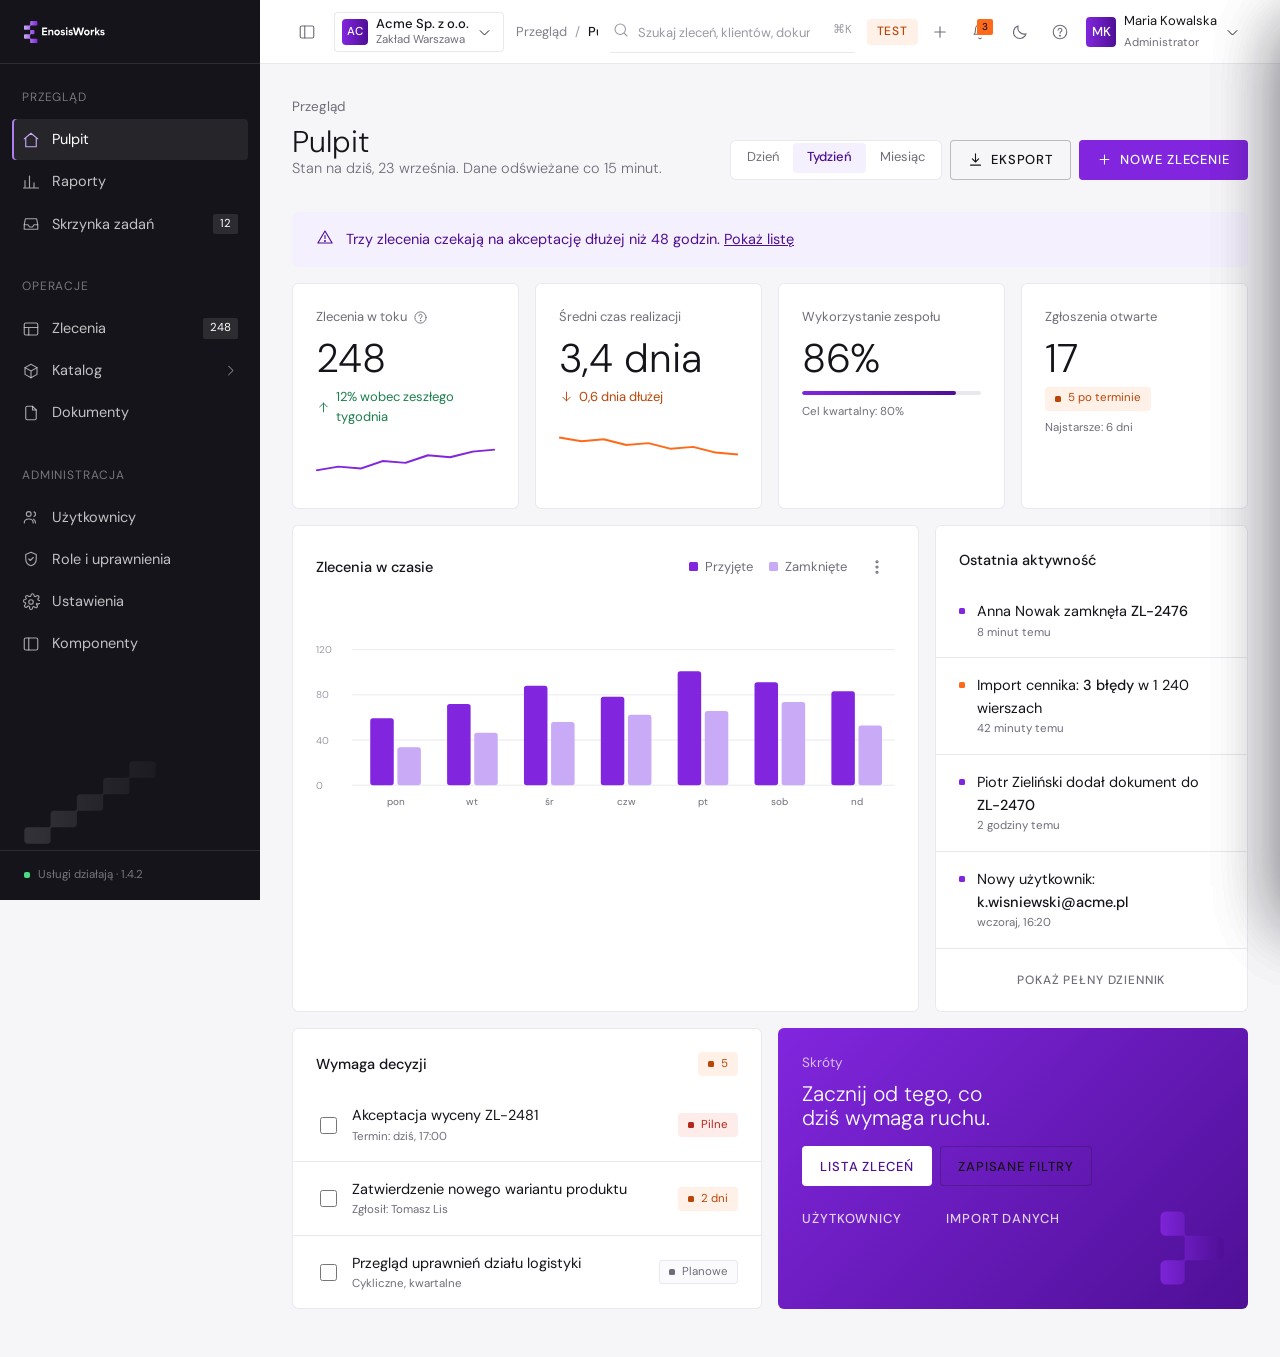
<file: index.html>
<!doctype html>
<html lang="pl" data-theme="light">
<head>
<meta charset="utf-8">
<meta name="viewport" content="width=device-width, initial-scale=1">
<title>EnosisWorks — panel administracyjny</title>
<link rel="stylesheet" href="css/enosisworks-tokens.css">
<link rel="stylesheet" href="css/admin.css">
</head>
<body>

<!-- =====================================================================
     IKONY — jeden sprite, użycie: <svg class="i"><use href="#i-home"/></svg>
     ===================================================================== -->
<svg width="0" height="0" style="position:absolute" aria-hidden="true">
  <defs>
    <symbol id="i-home" viewBox="0 0 24 24"><path d="M3 10.5 12 3l9 7.5"/><path d="M5 9.5V21h14V9.5"/></symbol>
    <symbol id="i-chart" viewBox="0 0 24 24"><path d="M4 20V10M10 20V4M16 20v-7M22 20H2"/></symbol>
    <symbol id="i-table" viewBox="0 0 24 24"><rect x="3" y="4" width="18" height="16" rx="2"/><path d="M3 10h18M9 10v10"/></symbol>
    <symbol id="i-box" viewBox="0 0 24 24"><path d="m12 3 8 4.5v9L12 21l-8-4.5v-9L12 3z"/><path d="m4 7.5 8 4.5 8-4.5M12 12v9"/></symbol>
    <symbol id="i-users" viewBox="0 0 24 24"><circle cx="9" cy="8" r="3.2"/><path d="M3 20c0-3.3 2.7-5.4 6-5.4s6 2.1 6 5.4"/><path d="M16 5.2a3.2 3.2 0 0 1 0 6M18 20c0-2.6-1-4.2-2.5-5.1"/></symbol>
    <symbol id="i-user" viewBox="0 0 24 24"><circle cx="12" cy="8" r="3.4"/><path d="M5 20c0-3.6 3.1-5.8 7-5.8s7 2.2 7 5.8"/></symbol>
    <symbol id="i-shield" viewBox="0 0 24 24"><path d="M12 3 5 6v6c0 4.2 2.9 7.7 7 9 4.1-1.3 7-4.8 7-9V6l-7-3z"/><path d="m9 12 2 2 4-4"/></symbol>
    <symbol id="i-cog" viewBox="0 0 24 24"><circle cx="12" cy="12" r="3"/><path d="M19.4 14a1.7 1.7 0 0 0 .3 1.9l.1.1a2 2 0 1 1-2.8 2.8l-.1-.1a1.7 1.7 0 0 0-2.9 1.2V20a2 2 0 1 1-4 0v-.1A1.7 1.7 0 0 0 7 18.3l-.1.1a2 2 0 1 1-2.8-2.8l.1-.1A1.7 1.7 0 0 0 4 12.6H4a2 2 0 1 1 0-4h.1A1.7 1.7 0 0 0 5.7 7l-.1-.1a2 2 0 1 1 2.8-2.8l.1.1a1.7 1.7 0 0 0 1.9.3H11a1.7 1.7 0 0 0 1-1.6V3a2 2 0 1 1 4 0v.1a1.7 1.7 0 0 0 2.9 1.2l.1-.1a2 2 0 1 1 2.8 2.8l-.1.1a1.7 1.7 0 0 0-.3 1.9V9a1.7 1.7 0 0 0 1.6 1H23a2 2 0 1 1 0 4h-.1a1.7 1.7 0 0 0-1.5 1z"/></symbol>
    <symbol id="i-bell" viewBox="0 0 24 24"><path d="M18 8a6 6 0 1 0-12 0c0 6-2 7-2 7h16s-2-1-2-7"/><path d="M13.7 20a2 2 0 0 1-3.4 0"/></symbol>
    <symbol id="i-search" viewBox="0 0 24 24"><circle cx="11" cy="11" r="7"/><path d="m20 20-3.5-3.5"/></symbol>
    <symbol id="i-plus" viewBox="0 0 24 24"><path d="M12 5v14M5 12h14"/></symbol>
    <symbol id="i-filter" viewBox="0 0 24 24"><path d="M3 5h18l-7 8v6l-4 2v-8L3 5z"/></symbol>
    <symbol id="i-sort" viewBox="0 0 24 24"><path d="m7 9 3-3 3 3M7 15l3 3 3-3"/></symbol>
    <symbol id="i-dots" viewBox="0 0 24 24"><circle cx="12" cy="5" r="1.4"/><circle cx="12" cy="12" r="1.4"/><circle cx="12" cy="19" r="1.4"/></symbol>
    <symbol id="i-x" viewBox="0 0 24 24"><path d="m6 6 12 12M18 6 6 18"/></symbol>
    <symbol id="i-check" viewBox="0 0 24 24"><path d="m5 12 5 5L19 7"/></symbol>
    <symbol id="i-chev-r" viewBox="0 0 24 24"><path d="m9 5 7 7-7 7"/></symbol>
    <symbol id="i-chev-d" viewBox="0 0 24 24"><path d="m5 9 7 7 7-7"/></symbol>
    <symbol id="i-chev-l" viewBox="0 0 24 24"><path d="m15 5-7 7 7 7"/></symbol>
    <symbol id="i-arrow-up" viewBox="0 0 24 24"><path d="M12 19V5M6 11l6-6 6 6"/></symbol>
    <symbol id="i-arrow-down" viewBox="0 0 24 24"><path d="M12 5v14M6 13l6 6 6-6"/></symbol>
    <symbol id="i-download" viewBox="0 0 24 24"><path d="M12 3v12M7 11l5 5 5-5"/><path d="M4 21h16"/></symbol>
    <symbol id="i-upload" viewBox="0 0 24 24"><path d="M12 21V9M7 13l5-5 5 5"/><path d="M4 3h16"/></symbol>
    <symbol id="i-file" viewBox="0 0 24 24"><path d="M14 3H7a2 2 0 0 0-2 2v14a2 2 0 0 0 2 2h10a2 2 0 0 0 2-2V8l-5-5z"/><path d="M14 3v5h5"/></symbol>
    <symbol id="i-logout" viewBox="0 0 24 24"><path d="M15 17v2a2 2 0 0 1-2 2H6a2 2 0 0 1-2-2V5a2 2 0 0 1 2-2h7a2 2 0 0 1 2 2v2"/><path d="M20 12H9m8-4 4 4-4 4"/></symbol>
    <symbol id="i-moon" viewBox="0 0 24 24"><path d="M20 14.5A8.5 8.5 0 0 1 9.5 4 8.5 8.5 0 1 0 20 14.5z"/></symbol>
    <symbol id="i-help" viewBox="0 0 24 24"><circle cx="12" cy="12" r="9"/><path d="M9.5 9.5a2.5 2.5 0 1 1 3.4 2.3c-.6.3-.9.8-.9 1.4v.4"/><circle cx="12" cy="17" r=".6"/></symbol>
    <symbol id="i-menu" viewBox="0 0 24 24"><path d="M4 7h16M4 12h16M4 17h16"/></symbol>
    <symbol id="i-panel" viewBox="0 0 24 24"><rect x="3" y="4" width="18" height="16" rx="2"/><path d="M9 4v16"/></symbol>
    <symbol id="i-clock" viewBox="0 0 24 24"><circle cx="12" cy="12" r="9"/><path d="M12 7v5l3 2"/></symbol>
    <symbol id="i-alert" viewBox="0 0 24 24"><path d="M12 4 2.5 20h19L12 4z"/><path d="M12 10v4"/><circle cx="12" cy="17.2" r=".6"/></symbol>
    <symbol id="i-link" viewBox="0 0 24 24"><path d="M10 14a4 4 0 0 0 6 .5l2-2a4 4 0 0 0-5.7-5.7l-1 1"/><path d="M14 10a4 4 0 0 0-6-.5l-2 2A4 4 0 0 0 11.7 17l1-1"/></symbol>
    <symbol id="i-flag" viewBox="0 0 24 24"><path d="M5 21V4h9l-1 3h6v8h-7l1-3H5"/></symbol>
    <symbol id="i-inbox" viewBox="0 0 24 24"><path d="M3 13h5l2 3h4l2-3h5"/><path d="M4.5 5h15l1.5 8v6H3v-6l1.5-8z"/></symbol>
  </defs>
</svg>

<div class="app" id="app">

  <!-- =================================================================
       MENU BOCZNE — sekcje, pozycje z ikoną, liczniki, podmenu
       ================================================================= -->
  <aside class="sidebar">
    <div class="sidebar__brand">
      <img src="assets/brand/enosisworks-logo-reversed.svg" alt="EnosisWorks">
      <img class="sidebar__mark" src="assets/brand/enosisworks-mark.svg" alt="">
    </div>

    <nav class="sidebar__nav">
      <div class="nav__section">
        <div class="nav__label">Przegląd</div>
        <button class="nav__item" aria-current="page" data-goto="dashboard"><svg class="i"><use href="#i-home"/></svg><span>Pulpit</span></button>
        <button class="nav__item" data-goto="reports"><svg class="i"><use href="#i-chart"/></svg><span>Raporty</span></button>
        <button class="nav__item" data-goto="inbox"><svg class="i"><use href="#i-inbox"/></svg><span>Skrzynka zadań</span><span class="nav__count">12</span></button>
      </div>

      <div class="nav__section">
        <div class="nav__label">Operacje</div>
        <button class="nav__item" data-goto="table"><svg class="i"><use href="#i-table"/></svg><span>Zlecenia</span><span class="nav__count">248</span></button>
        <button class="nav__item nav__item--parent" aria-expanded="false" data-parent><svg class="i"><use href="#i-box"/></svg><span>Katalog</span><svg class="i i--sm chev"><use href="#i-chev-r"/></svg></button>
        <div class="nav__sub">
          <button class="nav__item" data-goto="products"><span>Produkty</span></button>
          <button class="nav__item" data-goto="variants"><span>Warianty</span></button>
          <button class="nav__item" data-goto="pricelists"><span>Cenniki</span></button>
        </div>
        <button class="nav__item" data-goto="documents"><svg class="i"><use href="#i-file"/></svg><span>Dokumenty</span></button>
      </div>

      <div class="nav__section">
        <div class="nav__label">Administracja</div>
        <button class="nav__item" data-goto="users"><svg class="i"><use href="#i-users"/></svg><span>Użytkownicy</span></button>
        <button class="nav__item" data-goto="roles"><svg class="i"><use href="#i-shield"/></svg><span>Role i uprawnienia</span></button>
        <button class="nav__item" data-goto="settings"><svg class="i"><use href="#i-cog"/></svg><span>Ustawienia</span></button>
        <button class="nav__item" data-goto="components"><svg class="i"><use href="#i-panel"/></svg><span>Komponenty</span></button>
      </div>
    </nav>

    <div class="sidebar__foot">
      <span class="dot"></span><span>Usługi działają · 1.4.2</span>
    </div>
  </aside>

  <div class="main">

    <!-- ===============================================================
         PASEK GÓRNY — okruszki, wyszukiwarka, narzędzia, menu użytkownika
         =============================================================== -->
    <header class="topbar">
      <button class="icon-btn only-mobile" id="navToggle" aria-label="Menu"><svg class="i"><use href="#i-menu"/></svg></button>
      <button class="icon-btn tip" data-tip="Zwiń menu" id="collapseToggle" aria-label="Zwiń menu"><svg class="i"><use href="#i-panel"/></svg></button>

      <!-- przełącznik obszaru roboczego / klienta / spółki -->
      <div class="menu-wrap">
        <button class="switcher" data-menu="menuWs">
          <span class="avatar avatar--sm">AC</span>
          <span class="switcher__text"><span class="switcher__name">Acme Sp. z o.o.</span><span class="switcher__sub">Zakład Warszawa</span></span>
          <svg class="i i--sm"><use href="#i-chev-d"/></svg>
        </button>
        <div class="menu menu--left" id="menuWs">
          <div class="menu__label">Obszary robocze</div>
          <button class="menu__item"><span class="avatar avatar--sm">AC</span> Acme Sp. z o.o. <svg class="i i--sm" style="margin-left:auto"><use href="#i-check"/></svg></button>
          <button class="menu__item"><span class="avatar avatar--sm">NX</span> Nexo Industries</button>
          <button class="menu__item"><span class="avatar avatar--sm">PL</span> Polmet Group</button>
          <div class="menu__sep"></div>
          <button class="menu__item"><svg class="i"><use href="#i-plus"/></svg> Dodaj obszar roboczy</button>
        </div>
      </div>

      <nav class="topbar__crumbs" aria-label="Ścieżka">
        <a href="#" id="crumbSection">Przegląd</a><span class="sep">/</span><strong id="crumbNow">Pulpit</strong>
      </nav>

      <div class="topbar__search">
        <svg class="i"><use href="#i-search"/></svg>
        <input class="input" type="search" placeholder="Szukaj zleceń, klientów, dokumentów" id="globalSearch">
        <kbd>⌘K</kbd>
      </div>

      <div class="topbar__tools">
        <span class="env-pill">Test</span>
        <button class="icon-btn tip" data-tip="Nowy" data-modal="modalNew"><svg class="i"><use href="#i-plus"/></svg></button>
        <div class="menu-wrap">
          <button class="icon-btn tip" data-tip="Powiadomienia" data-menu="menuBell"><svg class="i"><use href="#i-bell"/></svg><span class="icon-btn__dot">3</span></button>
          <div class="menu" id="menuBell" style="min-width:320px">
            <div class="menu__head row row--between"><strong>Powiadomienia</strong><button class="btn btn--quiet btn--sm">Oznacz jako przeczytane</button></div>
            <button class="menu__item"><svg class="i"><use href="#i-alert"/></svg><span>Zlecenie ZL-2481 przekroczyło termin<br><span class="xs muted">12 minut temu</span></span></button>
            <button class="menu__item"><svg class="i"><use href="#i-check"/></svg><span>Import cennika zakończony<br><span class="xs muted">1 godzinę temu</span></span></button>
            <button class="menu__item"><svg class="i"><use href="#i-user"/></svg><span>Nowy użytkownik czeka na zatwierdzenie<br><span class="xs muted">wczoraj</span></span></button>
            <div class="menu__sep"></div>
            <button class="menu__item">Zobacz wszystkie</button>
          </div>
        </div>
        <button class="icon-btn tip" data-tip="Tryb ciemny" id="themeToggle"><svg class="i"><use href="#i-moon"/></svg></button>
        <button class="icon-btn tip" data-tip="Pomoc" data-drawer="drawerHelp"><svg class="i"><use href="#i-help"/></svg></button>

        <div class="menu-wrap">
          <button class="user-btn" data-menu="menuUser">
            <span class="avatar">MK</span>
            <span class="small" style="text-align:left">Maria Kowalska<br><span class="xs muted">Administrator</span></span>
            <svg class="i i--sm"><use href="#i-chev-d"/></svg>
          </button>
          <div class="menu" id="menuUser">
            <div class="menu__head row">
              <span class="avatar avatar--lg">MK</span>
              <span><strong>Maria Kowalska</strong><br><span class="xs muted">maria.kowalska@acme.pl</span></span>
            </div>
            <button class="menu__item"><svg class="i"><use href="#i-user"/></svg> Mój profil</button>
            <button class="menu__item" data-goto="settings"><svg class="i"><use href="#i-cog"/></svg> Ustawienia konta</button>
            <button class="menu__item"><svg class="i"><use href="#i-shield"/></svg> Bezpieczeństwo i sesje</button>
            <button class="menu__item"><svg class="i"><use href="#i-flag"/></svg> Język: polski</button>
            <div class="menu__sep"></div>
            <button class="menu__item"><svg class="i"><use href="#i-help"/></svg> Dokumentacja i skróty</button>
            <button class="menu__item"><svg class="i"><use href="#i-link"/></svg> Zgłoś problem</button>
            <div class="menu__sep"></div>
            <a class="menu__item menu__item--danger" href="login.html"><svg class="i"><use href="#i-logout"/></svg> Wyloguj</a>
          </div>
        </div>
      </div>
    </header>

    <!-- ===============================================================
         WIDOK: PULPIT
         =============================================================== -->
    <main class="content" data-view="dashboard">
      <div class="page-head">
        <div class="page-head__text">
          <span class="k">Przegląd</span>
          <h1 class="h1">Pulpit</h1>
          <p class="sub">Stan na dziś, 23 września. Dane odświeżane co 15 minut.</p>
        </div>
        <div class="page-head__actions">
          <div class="segment" role="group">
            <button aria-pressed="false">Dzień</button><button aria-pressed="true">Tydzień</button><button aria-pressed="false">Miesiąc</button>
          </div>
          <button class="btn btn--ghost"><svg class="i i--sm"><use href="#i-download"/></svg> Eksport</button>
          <button class="btn btn--primary" data-modal="modalNew"><svg class="i i--sm"><use href="#i-plus"/></svg> Nowe zlecenie</button>
        </div>
      </div>

      <div class="banner mb-4"><svg class="i"><use href="#i-alert"/></svg>
        <div>Trzy zlecenia czekają na akceptację dłużej niż 48 godzin. <a href="#" style="text-decoration:underline">Pokaż listę</a></div>
      </div>

      <!-- KPI -->
      <section class="grid grid--4 mb-4">
        <div class="card kpi">
          <div class="kpi__label">Zlecenia w toku <svg class="i i--sm tip" data-tip="Zlecenia w statusie innym niż zamknięte"><use href="#i-help"/></svg></div>
          <div class="kpi__value">248</div>
          <div class="kpi__delta kpi__delta--up"><svg class="i i--sm"><use href="#i-arrow-up"/></svg> 12% wobec zeszłego tygodnia</div>
          <svg class="kpi__spark" viewBox="0 0 120 36" preserveAspectRatio="none"><polyline points="0,28 15,24 30,26 45,18 60,20 75,12 90,14 105,8 120,6" fill="none" stroke="var(--brand)" stroke-width="2"/></svg>
        </div>
        <div class="card kpi">
          <div class="kpi__label">Średni czas realizacji</div>
          <div class="kpi__value">3,4 dnia</div>
          <div class="kpi__delta kpi__delta--down"><svg class="i i--sm"><use href="#i-arrow-down"/></svg> 0,6 dnia dłużej</div>
          <svg class="kpi__spark" viewBox="0 0 120 36" preserveAspectRatio="none"><polyline points="0,10 15,14 30,12 45,18 60,16 75,22 90,20 105,26 120,28" fill="none" stroke="var(--accent)" stroke-width="2"/></svg>
        </div>
        <div class="card kpi">
          <div class="kpi__label">Wykorzystanie zespołu</div>
          <div class="kpi__value">86%</div>
          <div class="mt-3"><div class="progress"><div class="progress__bar" style="width:86%"></div></div></div>
          <div class="xs muted mt-2">Cel kwartalny: 80%</div>
        </div>
        <div class="card kpi">
          <div class="kpi__label">Zgłoszenia otwarte</div>
          <div class="kpi__value">17</div>
          <div class="kpi__delta"><span class="badge badge--warn">5 po terminie</span></div>
          <div class="xs muted mt-2">Najstarsze: 6 dni</div>
        </div>
      </section>

      <!-- wykres + lista -->
      <section class="grid grid--2-1 mb-4">
        <div class="card">
          <div class="card__head">
            <span class="card__title">Zlecenia w czasie</span>
            <span class="legend" style="margin-left:auto">
              <span><i class="legend__key" style="background:var(--brand)"></i>Przyjęte</span>
              <span><i class="legend__key" style="background:var(--brand-soft)"></i>Zamknięte</span>
            </span>
            <button class="icon-btn" data-menu="menuChart"><svg class="i"><use href="#i-dots"/></svg></button>
          </div>
          <div class="card__body">
            <!-- prosty wykres słupkowy: podmień na bibliotekę wykresów przy portowaniu -->
            <svg viewBox="0 0 640 220" width="100%" height="220" role="img" aria-label="Wykres zleceń">
              <g stroke="var(--line)" stroke-width="1">
                <line x1="40" y1="20" x2="640" y2="20"/><line x1="40" y1="70" x2="640" y2="70"/>
                <line x1="40" y1="120" x2="640" y2="120"/><line x1="40" y1="170" x2="640" y2="170"/>
              </g>
              <g fill="var(--faint)" font-size="11" font-family="inherit">
                <text x="0" y="24">120</text><text x="0" y="74">80</text><text x="0" y="124">40</text><text x="0" y="174">0</text>
              </g>
              <g>
                <rect x="60"  y="96"  width="26" height="74"  rx="3" fill="var(--brand)"/><rect x="90"  y="128" width="26" height="42" rx="3" fill="var(--brand-soft)"/>
                <rect x="145" y="80"  width="26" height="90"  rx="3" fill="var(--brand)"/><rect x="175" y="112" width="26" height="58" rx="3" fill="var(--brand-soft)"/>
                <rect x="230" y="60"  width="26" height="110" rx="3" fill="var(--brand)"/><rect x="260" y="100" width="26" height="70" rx="3" fill="var(--brand-soft)"/>
                <rect x="315" y="72"  width="26" height="98"  rx="3" fill="var(--brand)"/><rect x="345" y="92"  width="26" height="78" rx="3" fill="var(--brand-soft)"/>
                <rect x="400" y="44"  width="26" height="126" rx="3" fill="var(--brand)"/><rect x="430" y="88"  width="26" height="82" rx="3" fill="var(--brand-soft)"/>
                <rect x="485" y="56"  width="26" height="114" rx="3" fill="var(--brand)"/><rect x="515" y="78"  width="26" height="92" rx="3" fill="var(--brand-soft)"/>
                <rect x="570" y="66"  width="26" height="104" rx="3" fill="var(--brand)"/><rect x="600" y="104" width="26" height="66" rx="3" fill="var(--brand-soft)"/>
              </g>
              <g fill="var(--muted)" font-size="11" font-family="inherit" text-anchor="middle">
                <text x="88" y="192">pon</text><text x="173" y="192">wt</text><text x="258" y="192">śr</text>
                <text x="343" y="192">czw</text><text x="428" y="192">pt</text><text x="513" y="192">sob</text><text x="598" y="192">nd</text>
              </g>
            </svg>
          </div>
        </div>

        <div class="card">
          <div class="card__head"><span class="card__title">Ostatnia aktywność</span></div>
          <div class="card__body card__body--flush feed">
            <div class="feed__item"><span class="feed__dot"></span><div><div>Anna Nowak zamknęła <strong>ZL-2476</strong></div><div class="xs muted">8 minut temu</div></div></div>
            <div class="feed__item"><span class="feed__dot" style="background:var(--accent)"></span><div><div>Import cennika: <strong>3 błędy</strong> w 1 240 wierszach</div><div class="xs muted">42 minuty temu</div></div></div>
            <div class="feed__item"><span class="feed__dot"></span><div><div>Piotr Zieliński dodał dokument do <strong>ZL-2470</strong></div><div class="xs muted">2 godziny temu</div></div></div>
            <div class="feed__item"><span class="feed__dot"></span><div><div>Nowy użytkownik: <strong>k.wisniewski@acme.pl</strong></div><div class="xs muted">wczoraj, 16:20</div></div></div>
          </div>
          <div class="card__foot"><button class="btn btn--quiet btn--sm w-full">Pokaż pełny dziennik</button></div>
        </div>
      </section>

      <!-- zadania i skróty -->
      <section class="grid grid--2">
        <div class="card">
          <div class="card__head"><span class="card__title">Wymaga decyzji</span><span class="badge badge--warn" style="margin-left:auto">5</span></div>
          <div class="card__body card__body--flush list">
            <div class="list__item"><input class="check" type="checkbox"><div class="truncate"><div>Akceptacja wyceny ZL-2481</div><div class="xs muted">Termin: dziś, 17:00</div></div><span class="badge badge--err" style="margin-left:auto">Pilne</span></div>
            <div class="list__item"><input class="check" type="checkbox"><div class="truncate"><div>Zatwierdzenie nowego wariantu produktu</div><div class="xs muted">Zgłosił: Tomasz Lis</div></div><span class="badge badge--warn" style="margin-left:auto">2 dni</span></div>
            <div class="list__item"><input class="check" type="checkbox"><div class="truncate"><div>Przegląd uprawnień działu logistyki</div><div class="xs muted">Cykliczne, kwartalne</div></div><span class="badge" style="margin-left:auto">Planowe</span></div>
          </div>
        </div>
        <div class="card card--accent">
          <div class="card__body">
            <span class="k" style="color:rgba(255,255,255,.7)">Skróty</span>
            <h2 class="h2" style="max-width:20ch">Zacznij od tego, co dziś wymaga ruchu.</h2>
            <div class="row row--wrap mt-4">
              <button class="btn btn--rev" data-goto="table">Lista zleceń</button>
              <button class="btn btn--ghost" data-drawer="drawerFilters">Zapisane filtry</button>
            </div>
            <div class="row row--wrap mt-3">
              <button class="btn btn--quiet" style="color:rgba(255,255,255,.8);padding-left:0" data-goto="users">Użytkownicy</button>
              <button class="btn btn--quiet" style="color:rgba(255,255,255,.8)">Import danych</button>
            </div>
          </div>
          <img class="card__mod" src="assets/brand/forma-zbieg.svg" alt="">
        </div>
      </section>
    </main>

    <!-- ===============================================================
         WIDOK: TABELA Z FILTROWANIEM
         =============================================================== -->
    <main class="content" data-view="table" hidden>
      <div class="page-head">
        <div class="page-head__text">
          <span class="k">Operacje</span>
          <h1 class="h1">Zlecenia</h1>
          <p class="sub">248 pozycji, 12 przypisanych do Ciebie.</p>
        </div>
        <div class="page-head__actions">
          <button class="btn btn--ghost" data-drawer="drawerFilters"><svg class="i i--sm"><use href="#i-filter"/></svg> Filtry zaawansowane</button>
          <button class="btn btn--ghost"><svg class="i i--sm"><use href="#i-download"/></svg> Eksport CSV</button>
          <button class="btn btn--primary" data-modal="modalNew"><svg class="i i--sm"><use href="#i-plus"/></svg> Nowe zlecenie</button>
        </div>
      </div>

      <div class="card">
        <!-- pasek narzędzi: szukaj + filtry + kolumny -->
        <div class="toolbar">
          <div class="input-group" style="flex:1 1 260px;max-width:340px">
            <svg class="i"><use href="#i-search"/></svg>
            <input class="input" type="search" placeholder="Szukaj w tabeli" data-table-search="ordersTable">
          </div>
          <select class="select" style="width:auto" data-table-filter="ordersTable" data-col="3">
            <option value="">Status: wszystkie</option>
            <option>Nowe</option><option>W toku</option><option>Wstrzymane</option><option>Zamknięte</option>
          </select>
          <select class="select" style="width:auto" data-table-filter="ordersTable" data-col="4">
            <option value="">Właściciel: wszyscy</option>
            <option>Anna Nowak</option><option>Piotr Zieliński</option><option>Tomasz Lis</option>
          </select>
          <input class="input" type="date" style="width:auto">
          <div class="spacer"></div>
          <div class="menu-wrap">
            <button class="btn btn--ghost btn--sm" data-menu="menuCols"><svg class="i i--sm"><use href="#i-panel"/></svg> Kolumny</button>
            <div class="menu" id="menuCols">
              <div class="menu__label">Widoczne kolumny</div>
              <label class="menu__item"><input class="check" type="checkbox" checked> Numer</label>
              <label class="menu__item"><input class="check" type="checkbox" checked> Klient</label>
              <label class="menu__item"><input class="check" type="checkbox" checked> Status</label>
              <label class="menu__item"><input class="check" type="checkbox" checked> Właściciel</label>
              <label class="menu__item"><input class="check" type="checkbox"> Marża</label>
            </div>
          </div>
          <button class="btn btn--ghost btn--sm"><svg class="i i--sm"><use href="#i-cog"/></svg> Zapisz widok</button>
        </div>

        <!-- aktywne filtry -->
        <div class="chips">
          <span class="chip chip--on">Status: W toku <button class="chip__x" aria-label="Usuń filtr"><svg class="i i--sm"><use href="#i-x"/></svg></button></span>
          <span class="chip chip--on">Termin: ten tydzień <button class="chip__x" aria-label="Usuń filtr"><svg class="i i--sm"><use href="#i-x"/></svg></button></span>
          <button class="chip chip--add">+ Dodaj filtr</button>
          <button class="btn btn--quiet btn--sm" style="margin-left:auto">Wyczyść wszystkie</button>
        </div>

        <!-- pasek akcji masowych (pokazuje się po zaznaczeniu) -->
        <div class="bulkbar" id="bulkbar" hidden>
          <strong><span id="bulkCount">0</span> zaznaczonych</strong>
          <button class="btn btn--sm btn--ghost">Zmień właściciela</button>
          <button class="btn btn--sm btn--ghost">Zmień status</button>
          <button class="btn btn--sm btn--ghost"><svg class="i i--sm"><use href="#i-download"/></svg> Eksport</button>
          <div class="spacer"></div>
          <button class="btn btn--sm btn--danger" data-modal="modalConfirm">Usuń</button>
        </div>

        <div class="table-wrap">
          <table class="table" id="ordersTable">
            <thead>
              <tr>
                <th class="col-check"><input class="check" type="checkbox" data-check-all></th>
                <th class="sortable" data-sort>Numer <svg class="i i--sm"><use href="#i-sort"/></svg></th>
                <th class="sortable" data-sort>Klient <svg class="i i--sm"><use href="#i-sort"/></svg></th>
                <th>Status</th>
                <th class="sortable" data-sort>Właściciel <svg class="i i--sm"><use href="#i-sort"/></svg></th>
                <th class="sortable num" data-sort data-type="num">Wartość <svg class="i i--sm"><use href="#i-sort"/></svg></th>
                <th class="sortable" data-sort>Termin <svg class="i i--sm"><use href="#i-sort"/></svg></th>
                <th class="col-actions"></th>
              </tr>
            </thead>
            <tbody>
              <tr>
                <td><input class="check" type="checkbox" data-check-row></td>
                <td><a href="#" data-goto="detail" class="mono">ZL-2481</a></td>
                <td><div class="cell-main"><span class="avatar avatar--sm">AC</span><div><div>Acme Sp. z o.o.</div><div class="cell-main__sub">Zakład Warszawa</div></div></div></td>
                <td><span class="badge badge--warn">Wstrzymane</span></td>
                <td>Anna Nowak</td>
                <td class="num">184 200,00</td>
                <td>25.09.2026</td>
                <td class="col-actions"><button class="icon-btn" data-menu="rowMenu1"><svg class="i"><use href="#i-dots"/></svg></button></td>
              </tr>
              <tr>
                <td><input class="check" type="checkbox" data-check-row></td>
                <td><a href="#" data-goto="detail" class="mono">ZL-2480</a></td>
                <td><div class="cell-main"><span class="avatar avatar--sm">NX</span><div><div>Nexo Industries</div><div class="cell-main__sub">Centrala</div></div></div></td>
                <td><span class="badge badge--info">W toku</span></td>
                <td>Piotr Zieliński</td>
                <td class="num">92 750,00</td>
                <td>28.09.2026</td>
                <td class="col-actions"><button class="icon-btn" data-menu="rowMenu1"><svg class="i"><use href="#i-dots"/></svg></button></td>
              </tr>
              <tr>
                <td><input class="check" type="checkbox" data-check-row></td>
                <td><a href="#" data-goto="detail" class="mono">ZL-2479</a></td>
                <td><div class="cell-main"><span class="avatar avatar--sm">PL</span><div><div>Polmet Group</div><div class="cell-main__sub">Zakład Gdańsk</div></div></div></td>
                <td><span class="badge badge--ok">Zamknięte</span></td>
                <td>Tomasz Lis</td>
                <td class="num">12 400,00</td>
                <td>19.09.2026</td>
                <td class="col-actions"><button class="icon-btn" data-menu="rowMenu1"><svg class="i"><use href="#i-dots"/></svg></button></td>
              </tr>
              <tr>
                <td><input class="check" type="checkbox" data-check-row></td>
                <td><a href="#" data-goto="detail" class="mono">ZL-2478</a></td>
                <td><div class="cell-main"><span class="avatar avatar--sm">AC</span><div><div>Acme Sp. z o.o.</div><div class="cell-main__sub">Zakład Kraków</div></div></div></td>
                <td><span class="badge badge--info">W toku</span></td>
                <td>Anna Nowak</td>
                <td class="num">45 900,00</td>
                <td>30.09.2026</td>
                <td class="col-actions"><button class="icon-btn" data-menu="rowMenu1"><svg class="i"><use href="#i-dots"/></svg></button></td>
              </tr>
              <tr>
                <td><input class="check" type="checkbox" data-check-row></td>
                <td><a href="#" data-goto="detail" class="mono">ZL-2477</a></td>
                <td><div class="cell-main"><span class="avatar avatar--sm">NX</span><div><div>Nexo Industries</div><div class="cell-main__sub">Oddział Poznań</div></div></div></td>
                <td><span class="badge badge--plain">Nowe</span></td>
                <td>Piotr Zieliński</td>
                <td class="num">7 300,00</td>
                <td>02.10.2026</td>
                <td class="col-actions"><button class="icon-btn" data-menu="rowMenu1"><svg class="i"><use href="#i-dots"/></svg></button></td>
              </tr>
            </tbody>
          </table>
          <!-- menu wiersza: jedno na tabelę, pozycjonowane przy klikniętym przycisku -->
          <div class="menu" id="rowMenu1" style="position:absolute">
            <button class="menu__item" data-goto="detail"><svg class="i"><use href="#i-file"/></svg> Otwórz</button>
            <button class="menu__item"><svg class="i"><use href="#i-user"/></svg> Zmień właściciela</button>
            <button class="menu__item"><svg class="i"><use href="#i-link"/></svg> Kopiuj link</button>
            <div class="menu__sep"></div>
            <button class="menu__item menu__item--danger" data-modal="modalConfirm"><svg class="i"><use href="#i-x"/></svg> Usuń</button>
          </div>
        </div>

        <div class="pager">
          <span class="small muted">Pokazuje 1–5 z 248</span>
          <select class="select" style="width:auto;margin-left:12px"><option>25 / stronę</option><option>50 / stronę</option><option>100 / stronę</option></select>
          <div class="spacer"></div>
          <button class="pager__btn" disabled><svg class="i i--sm"><use href="#i-chev-l"/></svg></button>
          <button class="pager__btn" aria-current="page">1</button>
          <button class="pager__btn">2</button><button class="pager__btn">3</button>
          <span class="muted">…</span><button class="pager__btn">10</button>
          <button class="pager__btn"><svg class="i i--sm"><use href="#i-chev-r"/></svg></button>
        </div>
      </div>

      <!-- stan pusty i ładowanie: przełącz w kodzie zamiast tabeli -->
      <div class="card mt-4">
        <div class="card__head"><span class="card__title">Warianty stanu tabeli</span></div>
        <div class="card__body grid grid--2">
          <div class="card">
            <div class="empty">
              <span class="empty__icon"><img src="assets/brand/forma-punkt.svg" alt="" style="width:26px"></span>
              <h3 class="h3">Brak wyników</h3>
              <p class="sub small">Żadne zlecenie nie pasuje do wybranych filtrów.</p>
              <button class="btn btn--ghost btn--sm">Wyczyść filtry</button>
            </div>
          </div>
          <div class="card">
            <div class="card__body stack">
              <div class="skeleton" style="width:40%"></div>
              <div class="skeleton"></div><div class="skeleton"></div>
              <div class="skeleton" style="width:70%"></div><div class="skeleton" style="width:55%"></div>
            </div>
          </div>
        </div>
      </div>
    </main>

    <!-- ===============================================================
         WIDOK: KARTA REKORDU (szczegóły + zakładki + oś czasu)
         =============================================================== -->
    <main class="content" data-view="detail" hidden>
      <div class="page-head">
        <div class="page-head__text">
          <div class="row mb-3">
            <button class="btn btn--quiet btn--sm" data-goto="table"><svg class="i i--sm"><use href="#i-chev-l"/></svg> Zlecenia</button>
          </div>
          <div class="row row--wrap">
            <h1 class="h1 mono">ZL-2481</h1>
            <span class="badge badge--warn">Wstrzymane</span>
            <span class="tag">Priorytet: wysoki</span>
          </div>
          <p class="sub">Acme Sp. z o.o. · Zakład Warszawa · utworzone 12.09.2026 przez Annę Nowak</p>
        </div>
        <div class="page-head__actions">
          <button class="btn btn--ghost"><svg class="i i--sm"><use href="#i-link"/></svg> Kopiuj link</button>
          <button class="btn btn--ghost" data-drawer="drawerHelp">Historia zmian</button>
          <button class="btn btn--primary"><svg class="i i--sm"><use href="#i-check"/></svg> Wznów realizację</button>
          <div class="menu-wrap">
            <button class="icon-btn" data-menu="menuRec"><svg class="i"><use href="#i-dots"/></svg></button>
            <div class="menu" id="menuRec">
              <button class="menu__item"><svg class="i"><use href="#i-download"/></svg> Pobierz PDF</button>
              <button class="menu__item"><svg class="i"><use href="#i-user"/></svg> Przypisz do mnie</button>
              <div class="menu__sep"></div>
              <button class="menu__item menu__item--danger" data-modal="modalConfirm"><svg class="i"><use href="#i-x"/></svg> Anuluj zlecenie</button>
            </div>
          </div>
        </div>
      </div>

      <div class="steps mb-4">
        <span class="step step--done"><span class="step__n"><svg class="i i--sm"><use href="#i-check"/></svg></span> Przyjęte</span>
        <span class="step step--done"><span class="step__n"><svg class="i i--sm"><use href="#i-check"/></svg></span> Wycenione</span>
        <span class="step step--now"><span class="step__n">3</span> Akceptacja klienta</span>
        <span class="step"><span class="step__n">4</span> Realizacja</span>
        <span class="step"><span class="step__n">5</span> Rozliczenie</span>
      </div>

      <div class="card mb-4">
        <div class="tabs" role="tablist">
          <button class="tab" role="tab" aria-selected="true" data-tab="t-over">Przegląd</button>
          <button class="tab" role="tab" aria-selected="false" data-tab="t-items">Pozycje <span class="tag" style="margin-left:6px">8</span></button>
          <button class="tab" role="tab" aria-selected="false" data-tab="t-files">Pliki</button>
          <button class="tab" role="tab" aria-selected="false" data-tab="t-log">Dziennik</button>
        </div>

        <div class="card__body" data-tabpanel="t-over">
          <div class="grid grid--2-1">
            <div class="stack">
              <dl class="kv">
                <dt>Klient</dt><dd>Acme Sp. z o.o. <span class="muted small">· NIP 5252445211</span></dd>
                <dt>Lokalizacja</dt><dd>Zakład Warszawa, ul. Przemysłowa 14</dd>
                <dt>Właściciel</dt><dd><span class="row"><span class="avatar avatar--sm">AN</span> Anna Nowak</span></dd>
                <dt>Wartość</dt><dd>184 200,00 PLN <span class="muted small">· marża 18,4%</span></dd>
                <dt>Termin</dt><dd>25.09.2026 <span class="badge badge--err" style="margin-left:6px">2 dni po terminie</span></dd>
                <dt>Opis</dt><dd>Modernizacja linii pakującej wraz z integracją z systemem magazynowym.</dd>
              </dl>
              <div class="banner banner--warn"><svg class="i"><use href="#i-alert"/></svg>
                <div>Zlecenie wstrzymane 21.09 przez Annę Nowak: „Czekamy na potwierdzenie zakresu po stronie klienta”.</div>
              </div>
            </div>
            <div class="stack">
              <div class="card">
                <div class="card__head"><span class="card__title">Oś czasu</span></div>
                <div class="card__body">
                  <div class="timeline">
                    <div class="timeline__item"><div class="small"><strong>Wstrzymane</strong></div><div class="xs muted">21.09.2026, 11:04 · Anna Nowak</div></div>
                    <div class="timeline__item"><div class="small"><strong>Wycena wysłana</strong></div><div class="xs muted">18.09.2026, 09:12 · Piotr Zieliński</div></div>
                    <div class="timeline__item"><div class="small"><strong>Zlecenie przyjęte</strong></div><div class="xs muted">12.09.2026, 14:30 · Anna Nowak</div></div>
                  </div>
                </div>
              </div>
              <div class="card">
                <div class="card__head"><span class="card__title">Powiązane</span></div>
                <div class="card__body card__body--flush list">
                  <div class="list__item"><svg class="i"><use href="#i-file"/></svg><span class="truncate">Oferta OF-1183</span><svg class="i i--sm" style="margin-left:auto"><use href="#i-chev-r"/></svg></div>
                  <div class="list__item"><svg class="i"><use href="#i-file"/></svg><span class="truncate">Umowa ramowa 2024/17</span><svg class="i i--sm" style="margin-left:auto"><use href="#i-chev-r"/></svg></div>
                </div>
              </div>
            </div>
          </div>
        </div>

        <div class="card__body" data-tabpanel="t-items" hidden>
          <table class="table">
            <thead><tr><th>Pozycja</th><th class="num">Ilość</th><th class="num">Cena</th><th class="num">Wartość</th></tr></thead>
            <tbody>
              <tr><td>Analiza i projekt</td><td class="num">1</td><td class="num">24 000,00</td><td class="num">24 000,00</td></tr>
              <tr><td>Integracja z systemem magazynowym</td><td class="num">1</td><td class="num">86 000,00</td><td class="num">86 000,00</td></tr>
              <tr><td>Uruchomienie i testy</td><td class="num">1</td><td class="num">74 200,00</td><td class="num">74 200,00</td></tr>
            </tbody>
          </table>
        </div>
        <div class="card__body" data-tabpanel="t-files" hidden>
          <div class="dropzone"><svg class="i i--lg"><use href="#i-upload"/></svg><div>Przeciągnij pliki albo <a href="#" style="text-decoration:underline">wybierz z dysku</a></div><div class="xs muted">PDF, XLSX, PNG do 25 MB</div></div>
        </div>
        <div class="card__body" data-tabpanel="t-log" hidden>
          <table class="table">
            <thead><tr><th>Kiedy</th><th>Kto</th><th>Zdarzenie</th><th>Szczegóły</th></tr></thead>
            <tbody>
              <tr><td class="mono small">21.09 11:04</td><td>Anna Nowak</td><td><span class="badge badge--warn">status</span></td><td class="muted small">W toku → Wstrzymane</td></tr>
              <tr><td class="mono small">18.09 09:12</td><td>Piotr Zieliński</td><td><span class="badge badge--info">dokument</span></td><td class="muted small">Dodano wycenę OF-1183</td></tr>
              <tr><td class="mono small">12.09 14:30</td><td>Anna Nowak</td><td><span class="badge badge--ok">utworzenie</span></td><td class="muted small">Zlecenie utworzone</td></tr>
            </tbody>
          </table>
        </div>
      </div>
    </main>

    <!-- ===============================================================
         WIDOK: USTAWIENIA (formularz z sekcjami)
         =============================================================== -->
    <main class="content" data-view="settings" hidden>
      <div class="page-head">
        <div class="page-head__text">
          <span class="k">Administracja</span>
          <h1 class="h1">Ustawienia</h1>
          <p class="sub">Konfiguracja obszaru roboczego Acme Sp. z o.o.</p>
        </div>
      </div>

      <div class="card">
        <div class="tabs">
          <button class="tab" aria-selected="true" data-tab="s-general">Ogólne</button>
          <button class="tab" aria-selected="false" data-tab="s-notify">Powiadomienia</button>
          <button class="tab" aria-selected="false" data-tab="s-api">Integracje</button>
        </div>

        <div data-tabpanel="s-general">
          <div class="card__body">
            <div class="form-section">
              <div>
                <div class="h3">Dane organizacji</div>
                <p class="sub small">Nazwa widoczna w nagłówku i na dokumentach.</p>
              </div>
              <div class="stack">
                <div class="field"><label class="field__label" for="f1">Nazwa</label><input class="input" id="f1" value="Acme Sp. z o.o."></div>
                <div class="grid grid--2">
                  <div class="field"><label class="field__label" for="f2">NIP</label><input class="input" id="f2" value="5252445211"></div>
                  <div class="field"><label class="field__label" for="f3">Kraj</label>
                    <select class="select" id="f3"><option>Polska</option><option>Niemcy</option><option>Czechy</option></select></div>
                </div>
                <div class="field"><label class="field__label" for="f4">Opis</label>
                  <textarea class="textarea" id="f4" placeholder="Krótki opis widoczny dla użytkowników"></textarea>
                  <span class="field__hint">Maksymalnie 280 znaków.</span></div>
                <div class="field"><label class="field__label" for="f5">Domena e-mail</label>
                  <input class="input input--err" id="f5" value="acme..pl">
                  <span class="field__err">Niepoprawny format domeny.</span></div>
              </div>
            </div>

            <div class="form-section">
              <div>
                <div class="h3">Sposób pracy</div>
                <p class="sub small">Dotyczy wszystkich użytkowników obszaru.</p>
              </div>
              <div class="stack">
                <label class="choice choice--on"><input type="radio" name="mode" checked><span><strong>Akceptacja dwuetapowa</strong><br><span class="sub small">Każda zmiana statusu wymaga potwierdzenia przez drugą osobę.</span></span></label>
                <label class="choice"><input type="radio" name="mode"><span><strong>Akceptacja pojedyncza</strong><br><span class="sub small">Właściciel zlecenia decyduje samodzielnie.</span></span></label>
                <div class="row row--between"><div><strong class="small">Automatyczne przypomnienia</strong><div class="sub small">Wysyłaj przypomnienie 24 godziny przed terminem.</div></div>
                  <label class="switch"><input type="checkbox" checked><span class="switch__track"></span></label></div>
                <div class="row row--between"><div><strong class="small">Wymagaj komentarza przy wstrzymaniu</strong><div class="sub small">Bez komentarza nie można wstrzymać zlecenia.</div></div>
                  <label class="switch"><input type="checkbox"><span class="switch__track"></span></label></div>
              </div>
            </div>
          </div>
          <div class="save-bar"><button class="btn btn--ghost">Anuluj</button><button class="btn btn--primary" data-toast="Ustawienia zapisane">Zapisz zmiany</button></div>
        </div>

        <div data-tabpanel="s-notify" hidden>
          <div class="card__body">
            <table class="table">
              <thead><tr><th>Zdarzenie</th><th style="width:90px">E-mail</th><th style="width:90px">W aplikacji</th><th style="width:90px">Webhook</th></tr></thead>
              <tbody>
                <tr><td>Nowe zlecenie</td><td><input class="check" type="checkbox" checked></td><td><input class="check" type="checkbox" checked></td><td><input class="check" type="checkbox"></td></tr>
                <tr><td>Zmiana statusu</td><td><input class="check" type="checkbox"></td><td><input class="check" type="checkbox" checked></td><td><input class="check" type="checkbox" checked></td></tr>
                <tr><td>Przekroczony termin</td><td><input class="check" type="checkbox" checked></td><td><input class="check" type="checkbox" checked></td><td><input class="check" type="checkbox"></td></tr>
              </tbody>
            </table>
          </div>
        </div>

        <div data-tabpanel="s-api" hidden>
          <div class="card__body stack">
            <div class="banner"><svg class="i"><use href="#i-help"/></svg><div>Klucz API pokazujemy raz, zaraz po utworzeniu. Później można go tylko unieważnić.</div></div>
            <table class="table">
              <thead><tr><th>Nazwa</th><th>Klucz</th><th>Utworzony</th><th>Ostatnie użycie</th><th class="col-actions"></th></tr></thead>
              <tbody>
                <tr><td>Integracja ERP</td><td class="mono small">sk_live_••••••4821</td><td class="small">02.04.2026</td><td class="small">dziś, 09:12</td><td class="col-actions"><button class="icon-btn"><svg class="i"><use href="#i-dots"/></svg></button></td></tr>
                <tr><td>Hurtownia danych</td><td class="mono small">sk_live_••••••9075</td><td class="small">17.01.2026</td><td class="small">7 dni temu</td><td class="col-actions"><button class="icon-btn"><svg class="i"><use href="#i-dots"/></svg></button></td></tr>
              </tbody>
            </table>
            <div><button class="btn btn--ghost"><svg class="i i--sm"><use href="#i-plus"/></svg> Nowy klucz API</button></div>
          </div>
        </div>
      </div>
    </main>

    <!-- ===============================================================
         WIDOK: UŻYTKOWNICY I ROLE (macierz uprawnień)
         =============================================================== -->
    <main class="content" data-view="users" hidden>
      <div class="page-head">
        <div class="page-head__text">
          <span class="k">Administracja</span>
          <h1 class="h1">Użytkownicy</h1>
          <p class="sub">34 aktywnych, 2 zaproszenia oczekujące.</p>
        </div>
        <div class="page-head__actions">
          <button class="btn btn--ghost"><svg class="i i--sm"><use href="#i-upload"/></svg> Import z CSV</button>
          <button class="btn btn--primary" data-drawer="drawerUser"><svg class="i i--sm"><use href="#i-plus"/></svg> Zaproś użytkownika</button>
        </div>
      </div>

      <div class="grid grid--2-1">
        <div class="card">
          <div class="toolbar">
            <div class="input-group" style="flex:1"><svg class="i"><use href="#i-search"/></svg>
              <input class="input" type="search" placeholder="Szukaj osoby" data-table-search="usersTable"></div>
            <select class="select" style="width:auto" data-table-filter="usersTable" data-col="2">
              <option value="">Rola: wszystkie</option><option>Administrator</option><option>Operator</option><option>Podgląd</option>
            </select>
          </div>
          <table class="table" id="usersTable">
            <thead><tr><th>Osoba</th><th>Zespół</th><th>Rola</th><th>Status</th><th class="col-actions"></th></tr></thead>
            <tbody>
              <tr><td><div class="cell-main"><span class="avatar avatar--sm">MK</span><div><div>Maria Kowalska</div><div class="cell-main__sub">maria.kowalska@acme.pl</div></div></div></td><td>Zarząd</td><td>Administrator</td><td><span class="badge badge--ok">Aktywny</span></td><td class="col-actions"><button class="icon-btn"><svg class="i"><use href="#i-dots"/></svg></button></td></tr>
              <tr><td><div class="cell-main"><span class="avatar avatar--sm">AN</span><div><div>Anna Nowak</div><div class="cell-main__sub">anna.nowak@acme.pl</div></div></div></td><td>Operacje</td><td>Operator</td><td><span class="badge badge--ok">Aktywny</span></td><td class="col-actions"><button class="icon-btn"><svg class="i"><use href="#i-dots"/></svg></button></td></tr>
              <tr><td><div class="cell-main"><span class="avatar avatar--sm">PZ</span><div><div>Piotr Zieliński</div><div class="cell-main__sub">piotr.zielinski@acme.pl</div></div></div></td><td>Operacje</td><td>Operator</td><td><span class="badge badge--warn">Zaproszony</span></td><td class="col-actions"><button class="icon-btn"><svg class="i"><use href="#i-dots"/></svg></button></td></tr>
              <tr><td><div class="cell-main"><span class="avatar avatar--sm">TL</span><div><div>Tomasz Lis</div><div class="cell-main__sub">tomasz.lis@acme.pl</div></div></div></td><td>Finanse</td><td>Podgląd</td><td><span class="badge">Zablokowany</span></td><td class="col-actions"><button class="icon-btn"><svg class="i"><use href="#i-dots"/></svg></button></td></tr>
            </tbody>
          </table>
        </div>

        <div class="card">
          <div class="card__head"><span class="card__title">Macierz uprawnień</span></div>
          <table class="table">
            <thead><tr><th>Zakres</th><th style="width:60px">Adm.</th><th style="width:60px">Oper.</th><th style="width:60px">Podgl.</th></tr></thead>
            <tbody>
              <tr><td>Zlecenia: podgląd</td><td><input class="check" type="checkbox" checked></td><td><input class="check" type="checkbox" checked></td><td><input class="check" type="checkbox" checked></td></tr>
              <tr><td>Zlecenia: edycja</td><td><input class="check" type="checkbox" checked></td><td><input class="check" type="checkbox" checked></td><td><input class="check" type="checkbox"></td></tr>
              <tr><td>Zlecenia: usuwanie</td><td><input class="check" type="checkbox" checked></td><td><input class="check" type="checkbox"></td><td><input class="check" type="checkbox"></td></tr>
              <tr><td>Użytkownicy</td><td><input class="check" type="checkbox" checked></td><td><input class="check" type="checkbox"></td><td><input class="check" type="checkbox"></td></tr>
              <tr><td>Ustawienia i klucze API</td><td><input class="check" type="checkbox" checked></td><td><input class="check" type="checkbox"></td><td><input class="check" type="checkbox"></td></tr>
            </tbody>
          </table>
          <div class="card__foot row"><span class="small muted">Zmiany działają od następnego logowania.</span><button class="btn btn--sm btn--primary" style="margin-left:auto" data-toast="Uprawnienia zapisane">Zapisz</button></div>
        </div>
      </div>
    </main>

    <!-- ===============================================================
         WIDOK: RAPORTY
         =============================================================== -->
    <main class="content" data-view="reports" hidden>
      <div class="page-head">
        <div class="page-head__text">
          <span class="k">Przegląd</span>
          <h1 class="h1">Raporty</h1>
          <p class="sub">Zapisane zestawienia i raporty wysyłane cyklicznie.</p>
        </div>
        <div class="page-head__actions">
          <button class="btn btn--ghost"><svg class="i i--sm"><use href="#i-download"/></svg> Eksport</button>
          <button class="btn btn--primary" data-toast="Raport dodany"><svg class="i i--sm"><use href="#i-plus"/></svg> Nowy raport</button>
        </div>
      </div>

      <section class="grid grid--3 mb-4">
        <div class="card kpi"><div class="kpi__label">Przychód w tym miesiącu</div><div class="kpi__value">412 800 zł</div><div class="kpi__delta kpi__delta--up"><svg class="i i--sm"><use href="#i-arrow-up"/></svg> 8% wobec sierpnia</div></div>
        <div class="card kpi"><div class="kpi__label">Marża średnia</div><div class="kpi__value">27,4%</div><div class="kpi__delta kpi__delta--down"><svg class="i i--sm"><use href="#i-arrow-down"/></svg> 1,2 p.p.</div></div>
        <div class="card kpi"><div class="kpi__label">Terminowość</div><div class="kpi__value">93%</div><div class="mt-3"><div class="progress"><div class="progress__bar" style="width:93%"></div></div></div></div>
      </section>

      <div class="card">
        <div class="card__head"><span class="card__title">Zapisane raporty</span></div>
        <table class="table">
          <thead><tr><th>Nazwa</th><th>Zakres</th><th>Wysyłka</th><th>Ostatnio</th><th class="col-actions"></th></tr></thead>
          <tbody>
            <tr><td>Sprzedaż według klientów</td><td>Miesiąc</td><td><span class="badge badge--ok">Co poniedziałek</span></td><td>21.10, 07:00</td><td class="col-actions"><button class="btn btn--quiet btn--sm"><svg class="i i--sm"><use href="#i-download"/></svg> PDF</button></td></tr>
            <tr><td>Zlecenia po terminie</td><td>Tydzień</td><td><span class="badge badge--ok">Codziennie</span></td><td>21.10, 06:00</td><td class="col-actions"><button class="btn btn--quiet btn--sm"><svg class="i i--sm"><use href="#i-download"/></svg> PDF</button></td></tr>
            <tr><td>Wykorzystanie zespołu</td><td>Kwartał</td><td><span class="badge">Ręcznie</span></td><td>30.09, 15:12</td><td class="col-actions"><button class="btn btn--quiet btn--sm"><svg class="i i--sm"><use href="#i-download"/></svg> PDF</button></td></tr>
            <tr><td>Marża na produktach</td><td>Miesiąc</td><td><span class="badge">Ręcznie</span></td><td>02.10, 10:40</td><td class="col-actions"><button class="btn btn--quiet btn--sm"><svg class="i i--sm"><use href="#i-download"/></svg> PDF</button></td></tr>
          </tbody>
        </table>
      </div>
    </main>

    <!-- ===============================================================
         WIDOK: SKRZYNKA ZADAŃ
         =============================================================== -->
    <main class="content" data-view="inbox" hidden>
      <div class="page-head">
        <div class="page-head__text">
          <span class="k">Przegląd</span>
          <h1 class="h1">Skrzynka zadań</h1>
          <p class="sub">12 zadań przypisanych do Ciebie, 3 po terminie.</p>
        </div>
        <div class="page-head__actions">
          <div class="segment" role="group">
            <button aria-pressed="true">Moje</button><button aria-pressed="false">Zespołu</button><button aria-pressed="false">Wszystkie</button>
          </div>
        </div>
      </div>

      <div class="grid grid--2-1">
        <div class="card">
          <div class="card__head"><span class="card__title">Do zrobienia</span></div>
          <div class="list">
            <div class="list__item"><input class="check" type="checkbox"><div class="truncate"><div>Akceptacja wyceny ZL-2481</div><div class="xs muted">Termin: dziś, 17:00</div></div><span class="badge badge--err" style="margin-left:auto">Pilne</span></div>
            <div class="list__item"><input class="check" type="checkbox"><div class="truncate"><div>Zatwierdzenie nowego wariantu produktu</div><div class="xs muted">Zgłosił: Tomasz Lis</div></div><span class="badge badge--warn" style="margin-left:auto">2 dni</span></div>
            <div class="list__item"><input class="check" type="checkbox"><div class="truncate"><div>Weryfikacja importu cennika Q4</div><div class="xs muted">3 błędy w 1 240 wierszach</div></div><span class="badge badge--warn" style="margin-left:auto">1 dzień</span></div>
            <div class="list__item"><input class="check" type="checkbox"><div class="truncate"><div>Zatwierdzenie użytkownika k.wisniewski@acme.pl</div><div class="xs muted">Czeka od wczoraj</div></div><span class="badge" style="margin-left:auto">Normalne</span></div>
            <div class="list__item"><input class="check" type="checkbox"><div class="truncate"><div>Przegląd uprawnień działu logistyki</div><div class="xs muted">Cykliczne, kwartalne</div></div><span class="badge" style="margin-left:auto">Planowe</span></div>
          </div>
        </div>
        <div class="card">
          <div class="card__head"><span class="card__title">Ostatnio zamknięte</span></div>
          <div class="card__body">
            <div class="feed">
              <div class="feed__item"><span class="feed__dot"></span><div><div>Akceptacja ZL-2476</div><div class="xs muted">8 minut temu</div></div></div>
              <div class="feed__item"><span class="feed__dot"></span><div><div>Korekta faktury FV/10/112</div><div class="xs muted">wczoraj, 14:05</div></div></div>
              <div class="feed__item"><span class="feed__dot"></span><div><div>Nowy klient: Polmet Group</div><div class="xs muted">wczoraj, 09:30</div></div></div>
            </div>
          </div>
        </div>
      </div>
    </main>

    <!-- ===============================================================
         WIDOK: KATALOG — PRODUKTY
         =============================================================== -->
    <main class="content" data-view="products" hidden>
      <div class="page-head">
        <div class="page-head__text">
          <span class="k">Katalog</span>
          <h1 class="h1">Produkty</h1>
          <p class="sub">86 produktów w 7 kategoriach.</p>
        </div>
        <div class="page-head__actions">
          <button class="btn btn--ghost"><svg class="i i--sm"><use href="#i-upload"/></svg> Import</button>
          <button class="btn btn--primary" data-toast="Produkt dodany"><svg class="i i--sm"><use href="#i-plus"/></svg> Nowy produkt</button>
        </div>
      </div>

      <div class="card">
        <div class="toolbar">
          <div class="input-group" style="flex:1 1 260px;max-width:340px"><svg class="i"><use href="#i-search"/></svg>
            <input class="input" type="search" placeholder="Szukaj produktu" data-table-search="productsTable"></div>
          <select class="select" style="width:auto" data-table-filter="productsTable" data-col="2">
            <option value="">Kategoria: wszystkie</option><option>Konstrukcje</option><option>Okucia</option><option>Usługi</option>
          </select>
        </div>
        <div class="table-wrap">
          <table class="table" id="productsTable">
            <thead><tr><th class="sortable" data-sort>SKU <svg class="i i--sm"><use href="#i-sort"/></svg></th><th class="sortable" data-sort>Nazwa <svg class="i i--sm"><use href="#i-sort"/></svg></th><th>Kategoria</th><th class="sortable" data-sort data-type="num">Warianty <svg class="i i--sm"><use href="#i-sort"/></svg></th><th>Status</th></tr></thead>
            <tbody>
              <tr><td class="mono">PR-1001</td><td>Rama stalowa RS-40</td><td>Konstrukcje</td><td>6</td><td><span class="badge badge--ok">Aktywny</span></td></tr>
              <tr><td class="mono">PR-1002</td><td>Rama stalowa RS-60</td><td>Konstrukcje</td><td>4</td><td><span class="badge badge--ok">Aktywny</span></td></tr>
              <tr><td class="mono">PR-1015</td><td>Zawias przemysłowy Z-12</td><td>Okucia</td><td>3</td><td><span class="badge badge--ok">Aktywny</span></td></tr>
              <tr><td class="mono">PR-1022</td><td>Montaż na miejscu</td><td>Usługi</td><td>1</td><td><span class="badge badge--warn">Szkic</span></td></tr>
              <tr><td class="mono">PR-0987</td><td>Rama aluminiowa RA-30</td><td>Konstrukcje</td><td>2</td><td><span class="badge">Wycofany</span></td></tr>
            </tbody>
          </table>
        </div>
      </div>
    </main>

    <!-- ===============================================================
         WIDOK: KATALOG — WARIANTY
         =============================================================== -->
    <main class="content" data-view="variants" hidden>
      <div class="page-head">
        <div class="page-head__text">
          <span class="k">Katalog</span>
          <h1 class="h1">Warianty</h1>
          <p class="sub">214 wariantów, 1 czeka na zatwierdzenie.</p>
        </div>
        <div class="page-head__actions">
          <button class="btn btn--primary" data-toast="Wariant dodany"><svg class="i i--sm"><use href="#i-plus"/></svg> Nowy wariant</button>
        </div>
      </div>

      <div class="card">
        <div class="toolbar">
          <div class="input-group" style="flex:1 1 260px;max-width:340px"><svg class="i"><use href="#i-search"/></svg>
            <input class="input" type="search" placeholder="Szukaj wariantu" data-table-search="variantsTable"></div>
          <select class="select" style="width:auto" data-table-filter="variantsTable" data-col="1">
            <option value="">Produkt: wszystkie</option><option>RS-40</option><option>RS-60</option><option>Z-12</option>
          </select>
        </div>
        <div class="table-wrap">
          <table class="table" id="variantsTable">
            <thead><tr><th>SKU wariantu</th><th>Produkt</th><th>Wymiary</th><th>Wykończenie</th><th class="sortable" data-sort data-type="num">Stan <svg class="i i--sm"><use href="#i-sort"/></svg></th><th>Status</th></tr></thead>
            <tbody>
              <tr><td class="mono">RS-40-1200-OC</td><td>RS-40</td><td>1200 × 400</td><td><span class="tag">Ocynk</span></td><td>142</td><td><span class="badge badge--ok">Aktywny</span></td></tr>
              <tr><td class="mono">RS-40-1200-RAL</td><td>RS-40</td><td>1200 × 400</td><td><span class="tag">RAL 7016</span></td><td>38</td><td><span class="badge badge--ok">Aktywny</span></td></tr>
              <tr><td class="mono">RS-60-1500-OC</td><td>RS-60</td><td>1500 × 600</td><td><span class="tag">Ocynk</span></td><td>9</td><td><span class="badge badge--warn">Niski stan</span></td></tr>
              <tr><td class="mono">RS-60-1800-RAL</td><td>RS-60</td><td>1800 × 600</td><td><span class="tag">RAL 9005</span></td><td>0</td><td><span class="badge badge--info">Do zatwierdzenia</span></td></tr>
              <tr><td class="mono">Z-12-INOX</td><td>Z-12</td><td>120 mm</td><td><span class="tag">Inox</span></td><td>860</td><td><span class="badge badge--ok">Aktywny</span></td></tr>
            </tbody>
          </table>
        </div>
      </div>
    </main>

    <!-- ===============================================================
         WIDOK: KATALOG — CENNIKI
         =============================================================== -->
    <main class="content" data-view="pricelists" hidden>
      <div class="page-head">
        <div class="page-head__text">
          <span class="k">Katalog</span>
          <h1 class="h1">Cenniki</h1>
          <p class="sub">Cenniki bazowe i indywidualne dla klientów.</p>
        </div>
        <div class="page-head__actions">
          <button class="btn btn--ghost"><svg class="i i--sm"><use href="#i-upload"/></svg> Import cennika</button>
          <button class="btn btn--primary" data-toast="Cennik dodany"><svg class="i i--sm"><use href="#i-plus"/></svg> Nowy cennik</button>
        </div>
      </div>

      <div class="banner banner--warn mb-4"><svg class="i"><use href="#i-alert"/></svg>
        <div>Import cennika Q4 zakończony z 3 błędami w 1 240 wierszach.</div>
      </div>

      <div class="card">
        <table class="table">
          <thead><tr><th>Nazwa</th><th>Waluta</th><th>Pozycje</th><th>Obowiązuje</th><th>Status</th></tr></thead>
          <tbody>
            <tr><td>Cennik bazowy 2026</td><td>PLN</td><td>1 240</td><td>01.01 – 31.12.2026</td><td><span class="badge badge--ok">Aktywny</span></td></tr>
            <tr><td>Cennik Q4 (import)</td><td>PLN</td><td>1 237</td><td>od 01.10.2026</td><td><span class="badge badge--warn">3 błędy</span></td></tr>
            <tr><td>Eksport UE</td><td>EUR</td><td>412</td><td>01.01 – 31.12.2026</td><td><span class="badge badge--ok">Aktywny</span></td></tr>
            <tr><td>Nexo Industries — umowa ramowa</td><td>PLN</td><td>86</td><td>do 30.06.2027</td><td><span class="badge badge--info">Indywidualny</span></td></tr>
            <tr><td>Cennik bazowy 2025</td><td>PLN</td><td>1 198</td><td>01.01 – 31.12.2025</td><td><span class="badge">Archiwalny</span></td></tr>
          </tbody>
        </table>
      </div>
    </main>

    <!-- ===============================================================
         WIDOK: DOKUMENTY
         =============================================================== -->
    <main class="content" data-view="documents" hidden>
      <div class="page-head">
        <div class="page-head__text">
          <span class="k">Operacje</span>
          <h1 class="h1">Dokumenty</h1>
          <p class="sub">Oferty, umowy i protokoły powiązane ze zleceniami.</p>
        </div>
        <div class="page-head__actions">
          <button class="btn btn--primary" data-toast="Dokument dodany"><svg class="i i--sm"><use href="#i-upload"/></svg> Dodaj dokument</button>
        </div>
      </div>

      <div class="card">
        <div class="toolbar">
          <div class="input-group" style="flex:1 1 260px;max-width:340px"><svg class="i"><use href="#i-search"/></svg>
            <input class="input" type="search" placeholder="Szukaj dokumentu" data-table-search="docsTable"></div>
          <select class="select" style="width:auto" data-table-filter="docsTable" data-col="1">
            <option value="">Typ: wszystkie</option><option>Oferta</option><option>Umowa</option><option>Protokół</option>
          </select>
        </div>
        <div class="table-wrap">
          <table class="table" id="docsTable">
            <thead><tr><th>Dokument</th><th>Typ</th><th>Zlecenie</th><th>Dodał</th><th>Data</th></tr></thead>
            <tbody>
              <tr><td><div class="cell-main"><svg class="i"><use href="#i-file"/></svg><div>Oferta OF-1183</div></div></td><td>Oferta</td><td><a href="#" data-goto="detail" class="mono">ZL-2481</a></td><td>Anna Nowak</td><td>20.10.2026</td></tr>
              <tr><td><div class="cell-main"><svg class="i"><use href="#i-file"/></svg><div>Umowa ramowa Nexo</div></div></td><td>Umowa</td><td><a href="#" data-goto="detail" class="mono">ZL-2479</a></td><td>Maria Kowalska</td><td>18.10.2026</td></tr>
              <tr><td><div class="cell-main"><svg class="i"><use href="#i-file"/></svg><div>Protokół odbioru PO-311</div></div></td><td>Protokół</td><td><a href="#" data-goto="detail" class="mono">ZL-2470</a></td><td>Piotr Zieliński</td><td>15.10.2026</td></tr>
              <tr><td><div class="cell-main"><svg class="i"><use href="#i-file"/></svg><div>Oferta OF-1179</div></div></td><td>Oferta</td><td><a href="#" data-goto="detail" class="mono">ZL-2468</a></td><td>Tomasz Lis</td><td>12.10.2026</td></tr>
            </tbody>
          </table>
        </div>
      </div>
    </main>

    <!-- ===============================================================
         WIDOK: ROLE I UPRAWNIENIA
         =============================================================== -->
    <main class="content" data-view="roles" hidden>
      <div class="page-head">
        <div class="page-head__text">
          <span class="k">Administracja</span>
          <h1 class="h1">Role i uprawnienia</h1>
          <p class="sub">Trzy role, zmiany działają od następnego logowania.</p>
        </div>
        <div class="page-head__actions">
          <button class="btn btn--primary" data-toast="Rola dodana"><svg class="i i--sm"><use href="#i-plus"/></svg> Nowa rola</button>
        </div>
      </div>

      <section class="grid grid--3 mb-4">
        <div class="card"><div class="card__body"><div class="row row--between"><strong>Administrator</strong><span class="badge badge--brand">3 osoby</span></div><p class="small muted mt-2">Pełny dostęp, w tym użytkownicy, ustawienia i klucze API.</p></div></div>
        <div class="card"><div class="card__body"><div class="row row--between"><strong>Operator</strong><span class="badge badge--brand">24 osoby</span></div><p class="small muted mt-2">Tworzy i edytuje zlecenia, katalog i dokumenty.</p></div></div>
        <div class="card"><div class="card__body"><div class="row row--between"><strong>Podgląd</strong><span class="badge badge--brand">7 osób</span></div><p class="small muted mt-2">Tylko odczyt, bez eksportu danych.</p></div></div>
      </section>

      <div class="card">
        <div class="card__head"><span class="card__title">Macierz uprawnień</span></div>
        <table class="table">
          <thead><tr><th>Zakres</th><th style="width:120px">Administrator</th><th style="width:120px">Operator</th><th style="width:120px">Podgląd</th></tr></thead>
          <tbody>
            <tr><td>Zlecenia: podgląd</td><td><input class="check" type="checkbox" checked></td><td><input class="check" type="checkbox" checked></td><td><input class="check" type="checkbox" checked></td></tr>
            <tr><td>Zlecenia: edycja</td><td><input class="check" type="checkbox" checked></td><td><input class="check" type="checkbox" checked></td><td><input class="check" type="checkbox"></td></tr>
            <tr><td>Zlecenia: usuwanie</td><td><input class="check" type="checkbox" checked></td><td><input class="check" type="checkbox"></td><td><input class="check" type="checkbox"></td></tr>
            <tr><td>Katalog i cenniki</td><td><input class="check" type="checkbox" checked></td><td><input class="check" type="checkbox" checked></td><td><input class="check" type="checkbox"></td></tr>
            <tr><td>Eksport danych</td><td><input class="check" type="checkbox" checked></td><td><input class="check" type="checkbox" checked></td><td><input class="check" type="checkbox"></td></tr>
            <tr><td>Użytkownicy</td><td><input class="check" type="checkbox" checked></td><td><input class="check" type="checkbox"></td><td><input class="check" type="checkbox"></td></tr>
            <tr><td>Ustawienia i klucze API</td><td><input class="check" type="checkbox" checked></td><td><input class="check" type="checkbox"></td><td><input class="check" type="checkbox"></td></tr>
          </tbody>
        </table>
        <div class="card__foot row"><span class="small muted">Zmiany działają od następnego logowania.</span><button class="btn btn--sm btn--primary" style="margin-left:auto" data-toast="Uprawnienia zapisane">Zapisz</button></div>
      </div>
    </main>

    <!-- ===============================================================
         WIDOK: KOMPONENTY (paleta do kopiowania)
         =============================================================== -->
    <main class="content" data-view="components" hidden>
      <div class="page-head"><div class="page-head__text">
        <span class="k">System projektowy</span>
        <h1 class="h1">Komponenty</h1>
        <p class="sub">Wszystkie elementy szablonu w jednym miejscu, do kopiowania przy budowie widoków.</p>
      </div></div>

      <div class="stack">
        <div class="card"><div class="card__head"><span class="card__title">Przyciski</span></div>
          <div class="card__body row row--wrap">
            <button class="btn btn--primary">Podstawowy</button>
            <button class="btn">Drugi</button>
            <button class="btn btn--ghost">Obrys</button>
            <button class="btn btn--quiet">Cichy</button>
            <button class="btn btn--danger">Niszczący</button>
            <button class="btn btn--primary" disabled>Wyłączony</button>
            <span class="btn-group"><button class="btn" aria-pressed="true">Lista</button><button class="btn" aria-pressed="false">Kafelki</button></span>
          </div>
        </div>

        <div class="card"><div class="card__head"><span class="card__title">Pola formularza</span></div>
          <div class="card__body grid grid--3">
            <div class="field"><label class="field__label">Tekst</label><input class="input" placeholder="Wpisz wartość"></div>
            <div class="field"><label class="field__label">Lista</label><select class="select"><option>Opcja A</option><option>Opcja B</option></select></div>
            <div class="field"><label class="field__label">Data</label><input class="input" type="date"></div>
            <div class="field"><label class="field__label">Z ikoną</label><div class="input-group"><svg class="i"><use href="#i-search"/></svg><input class="input" placeholder="Szukaj"></div></div>
            <div class="field"><label class="field__label">Błąd</label><input class="input input--err" value="wartość"><span class="field__err">Pole wymagane.</span></div>
            <div class="field"><label class="field__label">Przełącznik</label><label class="switch"><input type="checkbox" checked><span class="switch__track"></span></label></div>
          </div>
        </div>

        <div class="card"><div class="card__head"><span class="card__title">Odznaki i etykiety</span></div>
          <div class="card__body row row--wrap">
            <span class="badge badge--ok">Aktywne</span><span class="badge badge--warn">Oczekuje</span>
            <span class="badge badge--err">Błąd</span><span class="badge badge--info">W toku</span>
            <span class="badge badge--brand">Nowość</span><span class="badge badge--plain">Szkic</span>
            <span class="tag">etykieta</span><span class="tag">wersja 2.1</span>
          </div>
        </div>

        <div class="card"><div class="card__head"><span class="card__title">Komunikaty</span></div>
          <div class="card__body stack">
            <div class="banner"><svg class="i"><use href="#i-help"/></svg><div>Informacja neutralna.</div></div>
            <div class="banner banner--warn"><svg class="i"><use href="#i-alert"/></svg><div>Ostrzeżenie, które wymaga uwagi.</div></div>
            <div class="banner banner--err"><svg class="i"><use href="#i-x"/></svg><div>Błąd: nie udało się zapisać zmian.</div></div>
            <div class="row"><button class="btn btn--ghost" data-toast="Zapisano zmiany">Pokaż toast</button>
              <button class="btn btn--ghost" data-modal="modalConfirm">Pokaż potwierdzenie</button>
              <button class="btn btn--ghost" data-drawer="drawerFilters">Pokaż szufladę</button>
              <button class="btn btn--ghost" data-modal="cmdkOverlay">Pokaż paletę poleceń</button></div>
          </div>
        </div>

        <div class="card"><div class="card__head"><span class="card__title">Stany szczególne</span></div>
          <div class="card__body grid grid--3">
            <div class="empty"><span class="empty__icon"><img src="assets/brand/forma-punkt.svg" alt="" style="width:26px"></span><h3 class="h3">Pusto</h3><p class="sub small">Nie ma tu jeszcze nic.</p><button class="btn btn--sm btn--primary">Dodaj pierwszy</button></div>
            <div class="empty"><span class="empty__icon" style="background:var(--err-bg)"><svg class="i i--lg" style="color:var(--err)"><use href="#i-shield"/></svg></span><h3 class="h3">Brak dostępu</h3><p class="sub small">Poproś administratora o uprawnienie.</p></div>
            <div class="empty"><span class="empty__icon" style="background:var(--warn-bg)"><svg class="i i--lg" style="color:var(--warn)"><use href="#i-alert"/></svg></span><h3 class="h3">Błąd 500</h3><p class="sub small">Spróbuj ponownie za chwilę.</p><button class="btn btn--sm btn--ghost">Odśwież</button></div>
          </div>
        </div>
      </div>
    </main>

  </div><!-- /main -->
</div><!-- /app -->

<!-- ===================================================================
     OKNA: modal, potwierdzenie, paleta poleceń, szuflady, toasty
     =================================================================== -->
<div class="overlay" id="modalNew" data-overlay>
  <div class="modal" role="dialog" aria-modal="true" aria-labelledby="modalNewTitle">
    <div class="modal__head"><strong id="modalNewTitle">Nowe zlecenie</strong>
      <button class="icon-btn" style="margin-left:auto" data-close><svg class="i"><use href="#i-x"/></svg></button></div>
    <div class="modal__body stack">
      <div class="field"><label class="field__label">Klient</label><select class="select"><option>Acme Sp. z o.o.</option><option>Nexo Industries</option></select></div>
      <div class="grid grid--2">
        <div class="field"><label class="field__label">Termin</label><input class="input" type="date"></div>
        <div class="field"><label class="field__label">Właściciel</label><select class="select"><option>Anna Nowak</option><option>Piotr Zieliński</option></select></div>
      </div>
      <div class="field"><label class="field__label">Opis</label><textarea class="textarea" placeholder="Zakres prac"></textarea></div>
    </div>
    <div class="modal__foot"><button class="btn btn--ghost" data-close>Anuluj</button>
      <button class="btn btn--primary" data-close data-toast="Zlecenie utworzone">Utwórz</button></div>
  </div>
</div>

<div class="overlay" id="modalConfirm" data-overlay>
  <div class="modal" style="width:min(440px,100%)" role="alertdialog" aria-modal="true">
    <div class="modal__body row" style="align-items:flex-start;gap:16px">
      <span class="empty__icon" style="background:var(--err-bg);width:44px;height:44px"><svg class="i" style="color:var(--err)"><use href="#i-alert"/></svg></span>
      <div><strong>Usunąć zaznaczone pozycje?</strong><p class="sub small mt-2">Tej operacji nie można cofnąć. Powiązane dokumenty zostaną odłączone.</p></div>
    </div>
    <div class="modal__foot"><button class="btn btn--ghost" data-close>Anuluj</button>
      <button class="btn btn--danger" data-close data-toast="Pozycje usunięte">Usuń</button></div>
  </div>
</div>

<div class="overlay" id="cmdkOverlay" data-overlay style="align-items:flex-start">
  <div class="cmdk" role="dialog" aria-modal="true">
    <input class="cmdk__input" placeholder="Wpisz polecenie albo szukaj…" id="cmdkInput">
    <div class="cmdk__list">
      <div class="menu__label">Przejdź do</div>
      <button class="menu__item" data-goto="dashboard" data-close><svg class="i"><use href="#i-home"/></svg> Pulpit</button>
      <button class="menu__item" data-goto="table" data-close><svg class="i"><use href="#i-table"/></svg> Zlecenia</button>
      <button class="menu__item" data-goto="users" data-close><svg class="i"><use href="#i-users"/></svg> Użytkownicy</button>
      <div class="menu__label">Akcje</div>
      <button class="menu__item" data-close data-modal="modalNew"><svg class="i"><use href="#i-plus"/></svg> Nowe zlecenie</button>
      <button class="menu__item" data-close id="cmdkTheme"><svg class="i"><use href="#i-moon"/></svg> Przełącz motyw</button>
    </div>
  </div>
</div>

<aside class="drawer" id="drawerFilters" role="dialog" aria-label="Filtry">
  <div class="drawer__head"><strong>Filtry zaawansowane</strong>
    <button class="icon-btn" style="margin-left:auto" data-close><svg class="i"><use href="#i-x"/></svg></button></div>
  <div class="drawer__body stack">
    <div class="field"><label class="field__label">Status</label>
      <div class="stack" style="gap:6px">
        <label class="row"><input class="check" type="checkbox" checked> Nowe</label>
        <label class="row"><input class="check" type="checkbox" checked> W toku</label>
        <label class="row"><input class="check" type="checkbox"> Wstrzymane</label>
        <label class="row"><input class="check" type="checkbox"> Zamknięte</label>
      </div></div>
    <div class="field"><label class="field__label">Zakres dat</label>
      <div class="grid grid--2"><input class="input" type="date"><input class="input" type="date"></div></div>
    <div class="field"><label class="field__label">Wartość od</label><input class="input" type="number" placeholder="0,00"></div>
    <div class="field"><label class="field__label">Zespół</label><select class="select"><option>Wszystkie</option><option>Operacje</option><option>Finanse</option></select></div>
    <div class="row row--between"><span class="small">Tylko moje</span><label class="switch"><input type="checkbox"><span class="switch__track"></span></label></div>
  </div>
  <div class="drawer__foot"><button class="btn btn--quiet" data-close>Wyczyść</button><button class="btn btn--primary" data-close data-toast="Filtry zastosowane">Zastosuj</button></div>
</aside>

<aside class="drawer" id="drawerUser" role="dialog" aria-label="Zaproszenie">
  <div class="drawer__head"><strong>Zaproś użytkownika</strong>
    <button class="icon-btn" style="margin-left:auto" data-close><svg class="i"><use href="#i-x"/></svg></button></div>
  <div class="drawer__body stack">
    <div class="field"><label class="field__label">E-mail</label><input class="input" type="email" placeholder="imie.nazwisko@firma.pl"></div>
    <div class="field"><label class="field__label">Rola</label><select class="select"><option>Operator</option><option>Administrator</option><option>Podgląd</option></select></div>
    <div class="field"><label class="field__label">Zespół</label><select class="select"><option>Operacje</option><option>Finanse</option></select></div>
    <label class="choice"><input type="checkbox"><span><strong>Wyślij powitalną wiadomość</strong><br><span class="sub small">Zawiera link do ustawienia hasła, ważny 72 godziny.</span></span></label>
  </div>
  <div class="drawer__foot"><button class="btn btn--ghost" data-close>Anuluj</button><button class="btn btn--primary" data-close data-toast="Zaproszenie wysłane">Wyślij zaproszenie</button></div>
</aside>

<aside class="drawer" id="drawerHelp" role="dialog" aria-label="Pomoc">
  <div class="drawer__head"><strong>Pomoc i skróty</strong>
    <button class="icon-btn" style="margin-left:auto" data-close><svg class="i"><use href="#i-x"/></svg></button></div>
  <div class="drawer__body stack">
    <dl class="kv">
      <dt>⌘ K</dt><dd>Paleta poleceń</dd>
      <dt>G potem P</dt><dd>Przejdź do pulpitu</dd>
      <dt>N</dt><dd>Nowe zlecenie</dd>
      <dt>/</dt><dd>Wyszukiwarka</dd>
      <dt>Esc</dt><dd>Zamknij okno</dd>
    </dl>
    <hr class="hr">
    <div class="list">
      <a class="list__item" href="#"><svg class="i"><use href="#i-file"/></svg> Dokumentacja użytkownika</a>
      <a class="list__item" href="#"><svg class="i"><use href="#i-link"/></svg> Status usług</a>
      <a class="list__item" href="#"><svg class="i"><use href="#i-help"/></svg> Zgłoś problem</a>
    </div>
  </div>
</aside>

<div class="toasts" id="toasts"></div>

<script src="js/admin.js"></script>
</body>
</html>
</file>
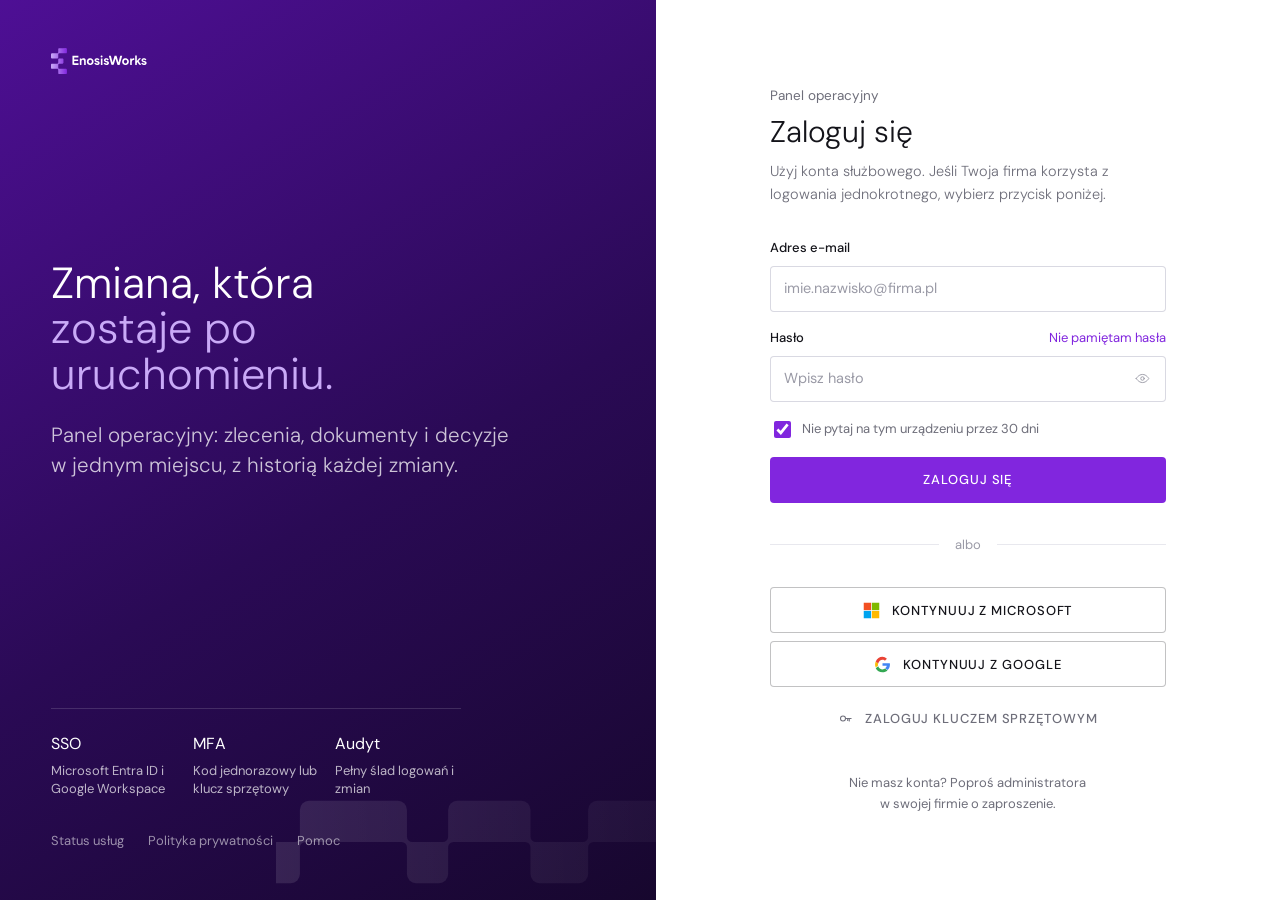
<file: login.html>
<!doctype html>
<html lang="pl" data-theme="light">
<head>
<meta charset="utf-8">
<meta name="viewport" content="width=device-width, initial-scale=1">
<title>EnosisWorks — logowanie</title>
<link rel="stylesheet" href="css/enosisworks-tokens.css">
<link rel="stylesheet" href="css/admin.css">
<link rel="stylesheet" href="css/auth.css">
</head>
<body>

<svg width="0" height="0" style="position:absolute" aria-hidden="true"><defs>
  <symbol id="i-eye" viewBox="0 0 24 24"><path d="M2 12s3.6-6.5 10-6.5S22 12 22 12s-3.6 6.5-10 6.5S2 12 2 12z"/><circle cx="12" cy="12" r="2.8"/></symbol>
  <symbol id="i-eye-off" viewBox="0 0 24 24"><path d="M4 4l16 16"/><path d="M9.6 5.7A10 10 0 0 1 12 5.5c6.4 0 10 6.5 10 6.5a17 17 0 0 1-3.3 4"/><path d="M6.3 7.9A17 17 0 0 0 2 12s3.6 6.5 10 6.5a10 10 0 0 0 3.4-.6"/></symbol>
  <symbol id="i-alert" viewBox="0 0 24 24"><path d="M12 4 2.5 20h19L12 4z"/><path d="M12 10v4"/><circle cx="12" cy="17.2" r=".6"/></symbol>
  <symbol id="i-help" viewBox="0 0 24 24"><circle cx="12" cy="12" r="9"/><path d="M9.5 9.5a2.5 2.5 0 1 1 3.4 2.3c-.6.3-.9.8-.9 1.4v.4"/><circle cx="12" cy="17" r=".6"/></symbol>
  <symbol id="i-chev-l" viewBox="0 0 24 24"><path d="m15 5-7 7 7 7"/></symbol>
  <symbol id="i-check" viewBox="0 0 24 24"><path d="m5 12 5 5L19 7"/></symbol>
  <symbol id="i-mail" viewBox="0 0 24 24"><rect x="3" y="5" width="18" height="14" rx="2"/><path d="m3.5 6.5 8.5 6 8.5-6"/></symbol>
  <symbol id="i-key" viewBox="0 0 24 24"><circle cx="8" cy="12" r="4"/><path d="M12 12h9M18 12v4M15.5 12v3"/></symbol>
</defs></svg>

<div class="auth">

  <!-- ===============================================================
       POLE MARKI — jeden gradient, jeden moduł na marginesie
       =============================================================== -->
  <section class="auth__brand">
    <a class="auth__logo" href="#"><img src="assets/brand/enosisworks-logo-reversed.svg" alt="EnosisWorks"></a>

    <div class="auth__claim">
      <h1>Zmiana, która<br><em>zostaje po uruchomieniu.</em></h1>
      <p>Panel operacyjny: zlecenia, dokumenty i decyzje w jednym miejscu, z historią każdej zmiany.</p>
    </div>

    <div class="auth__facts">
      <div class="auth__fact"><strong>SSO</strong>Microsoft Entra ID i Google Workspace</div>
      <div class="auth__fact"><strong>MFA</strong>Kod jednorazowy lub klucz sprzętowy</div>
      <div class="auth__fact"><strong>Audyt</strong>Pełny ślad logowań i zmian</div>
    </div>

    <div class="auth__foot">
      <a href="#">Status usług</a><a href="#">Polityka prywatności</a><a href="#">Pomoc</a>
    </div>
  </section>

  <!-- ===============================================================
       PANEL — cztery ekrany w jednym pliku, przełączane atrybutem
       =============================================================== -->
  <section class="auth__panel">
    <div class="auth__panel-in">

      <div class="auth__mark"><img src="assets/brand/enosisworks-logo.svg" alt="EnosisWorks"></div>

      <!-- EKRAN 1: logowanie -->
      <div data-screen="login">
        <span class="k">Panel operacyjny</span>
        <h2>Zaloguj się</h2>
        <p class="auth__lead">Użyj konta służbowego. Jeśli Twoja firma korzysta z logowania jednokrotnego, wybierz przycisk poniżej.</p>

        <div class="auth__note auth__note--err mt-4" id="loginErr" hidden>
          <svg class="i i--sm"><use href="#i-alert"/></svg>
          <div>Nieprawidłowy e-mail lub hasło. Zostały 3 próby przed czasowym zablokowaniem konta.</div>
        </div>

        <form id="loginForm" novalidate>
          <div class="field">
            <label class="field__label" for="email">Adres e-mail</label>
            <input class="input" id="email" type="email" autocomplete="username" placeholder="imie.nazwisko@firma.pl" required>
          </div>

          <div class="field">
            <div class="auth__row">
              <label class="field__label" for="pass">Hasło</label>
              <a class="auth__link" href="#" data-screen-go="reset">Nie pamiętam hasła</a>
            </div>
            <div class="auth__pass">
              <input class="input" id="pass" type="password" autocomplete="current-password" placeholder="Wpisz hasło" required>
              <button class="auth__eye" type="button" id="togglePass" aria-label="Pokaż hasło"><svg class="i i--sm"><use href="#i-eye"/></svg></button>
            </div>
            <span class="field__hint" id="capsHint" hidden>Włączony Caps Lock.</span>
          </div>

          <div class="auth__row">
            <label class="auth__check"><input class="check" type="checkbox" checked> Nie pytaj na tym urządzeniu przez 30 dni</label>
          </div>

          <button class="btn btn--primary" type="submit" id="loginBtn">Zaloguj się</button>
        </form>

        <div class="auth__sep">albo</div>

        <div class="sso">
          <button class="btn btn--ghost" type="button">
            <svg class="brandmark" viewBox="0 0 23 23" aria-hidden="true"><rect x="1" y="1" width="10" height="10" fill="#F25022"/><rect x="12" y="1" width="10" height="10" fill="#7FBA00"/><rect x="1" y="12" width="10" height="10" fill="#00A4EF"/><rect x="12" y="12" width="10" height="10" fill="#FFB900"/></svg>
            Kontynuuj z Microsoft
          </button>
          <button class="btn btn--ghost" type="button">
            <svg class="brandmark" viewBox="0 0 48 48" aria-hidden="true"><path fill="#4285F4" d="M45 24.5c0-1.6-.1-2.7-.4-3.9H24v7.1h12c-.2 1.9-1.5 4.7-4.4 6.6l6.7 5.2c4-3.7 6.7-9.1 6.7-15z"/><path fill="#34A853" d="M24 46c5.8 0 10.6-1.9 14.2-5.2l-6.7-5.2c-1.8 1.3-4.2 2.2-7.4 2.2-5.7 0-10.5-3.7-12.2-8.9l-7 5.4C8.4 41.1 15.6 46 24 46z"/><path fill="#FBBC05" d="M11.8 28.9c-.5-1.3-.7-2.6-.7-4s.3-2.8.7-4l-7-5.4C3.7 18.3 3 21.1 3 24s.7 5.7 1.9 8.3l6.9-5.4z"/><path fill="#EA4335" d="M24 10.9c3.2 0 5.4 1.4 6.6 2.5l5.9-5.8C32.9 4.1 28.2 2 24 2 15.6 2 8.4 6.9 4.9 15.6l7 5.4c1.7-5.2 6.4-10.1 12.1-10.1z"/></svg>
            Kontynuuj z Google
          </button>
          <button class="btn btn--quiet" type="button"><svg class="i i--sm"><use href="#i-key"/></svg> Zaloguj kluczem sprzętowym</button>
        </div>

        <p class="auth__alt">Nie masz konta? Poproś administratora w swojej firmie o zaproszenie.</p>
      </div>

      <!-- EKRAN 2: kod jednorazowy -->
      <div data-screen="mfa" hidden>
        <button class="btn btn--quiet btn--sm" style="width:auto;padding-left:0" data-screen-go="login"><svg class="i i--sm"><use href="#i-chev-l"/></svg> Wróć</button>
        <h2 class="mt-3">Potwierdź logowanie</h2>
        <p class="auth__lead">Wysłaliśmy sześciocyfrowy kod na <strong id="mfaMail">m.kowalska@acme.pl</strong>. Kod jest ważny 10 minut.</p>

        <form id="mfaForm">
          <div class="code" id="codeBox">
            <input inputmode="numeric" maxlength="1" placeholder="" aria-label="Cyfra 1">
            <input inputmode="numeric" maxlength="1" placeholder="" aria-label="Cyfra 2">
            <input inputmode="numeric" maxlength="1" placeholder="" aria-label="Cyfra 3">
            <input inputmode="numeric" maxlength="1" placeholder="" aria-label="Cyfra 4">
            <input inputmode="numeric" maxlength="1" placeholder="" aria-label="Cyfra 5">
            <input inputmode="numeric" maxlength="1" placeholder="" aria-label="Cyfra 6">
          </div>
          <div class="auth__row">
            <span class="small muted">Nie dotarł? <a class="auth__link" href="#" id="resend">Wyślij ponownie</a> <span class="muted" id="timer">(0:42)</span></span>
          </div>
          <button class="btn btn--primary" type="submit">Potwierdź</button>
        </form>

        <div class="auth__note mt-4"><svg class="i i--sm"><use href="#i-help"/></svg>
          <div>Masz aplikację uwierzytelniającą? <a class="auth__link" href="#">Użyj kodu z aplikacji</a></div>
        </div>
      </div>

      <!-- EKRAN 3: odzyskiwanie hasła -->
      <div data-screen="reset" hidden>
        <button class="btn btn--quiet btn--sm" style="width:auto;padding-left:0" data-screen-go="login"><svg class="i i--sm"><use href="#i-chev-l"/></svg> Wróć do logowania</button>
        <h2 class="mt-3">Ustaw nowe hasło</h2>
        <p class="auth__lead">Podaj adres e-mail konta. Wyślemy link, który wygasa po 60 minutach.</p>

        <form id="resetForm">
          <div class="field">
            <label class="field__label" for="resetMail">Adres e-mail</label>
            <div class="input-group">
              <svg class="i"><use href="#i-mail"/></svg>
              <input class="input" id="resetMail" type="email" placeholder="imie.nazwisko@firma.pl" required>
            </div>
          </div>
          <button class="btn btn--primary" type="submit">Wyślij link</button>
        </form>

        <p class="auth__alt">Konto z logowaniem jednokrotnym? Hasło zmienia się po stronie Twojej organizacji.</p>
      </div>

      <!-- EKRAN 4: potwierdzenie wysyłki -->
      <div data-screen="sent" hidden>
        <div class="auth__done">
          <span class="auth__tile"><img src="assets/brand/forma-stopien.svg" alt=""></span>
          <h2>Sprawdź skrzynkę</h2>
          <p class="auth__lead">Jeśli konto istnieje, link do ustawienia hasła jest już w drodze na <strong id="sentMail">podany adres</strong>.</p>
          <button class="btn btn--ghost" type="button" data-screen-go="login">Wróć do logowania</button>
        </div>
      </div>

    </div>
  </section>
</div>

<script src="js/auth.js"></script>
</body>
</html>
</file>
<file: css/enosisworks-tokens.css>
/* =====================================================================
   ENOSISWORKS — DESIGN TOKENS  (brand system 2.1)
   ---------------------------------------------------------------------
   One source for colour, type, radius, spacing and motion. The site
   (assets/enosisworks.css), the brandbook (brandbook-src/) and the LaTeX
   package (tex/enosisworks-brand.sty) read the same values. Change a value
   here and in section [3]/[4] of the .sty — nowhere else.

   2.0 vs 1.0
   - DM Sans replaces Inter, everywhere. Display = opsz 36–40, Light 300.
   - Ember (#FF6A1A) joins the palette as the single contrast colour.
   - One radius scale: 2 / 4 / 6 / 8 px. Nothing rounder than 8.
   - The module system (0.22u corner, 0.13u joint) is geometry, not UI:
     its tokens are prefixed --ew-mod-*.

   2.1 vs 2.0
   - Module compositions are filled with ONE gradient spanning the whole
     composition (--ew-g-*). Blocks are never coloured one by one.
   - Ember enters the modules only through --ew-g-signal.
   - No numbering: --ew-t-index becomes --ew-t-eyebrow (plain text, no number).
   - Buttons are always uppercase (--ew-btn-*).
   - Letter-spacing is never reduced: 0 everywhere, + only for uppercase.
   - Modules are an ACCENT, not a pattern: 3–7 blocks in full colour,
     max ~15% of a field, whole, at the bottom or side on the content margin —
     or one large motif in a ghost gradient (echo / haze), which may bleed. One motif per field. Module size u
     is taken from content: button height, heading line height, grid column.
   ===================================================================== */

:root {
  /* ------------------------------------------------------ colour · core */
  --ew-violet:       #8126DE;  /* primary — mark, gradient, fields, active */
  --ew-violet-dk:    #4E0F95;  /* right end of the gradient, deep fields */
  --ew-violet-soft:  #C9AAF7;  /* accents on ink and on the gradient */
  --ew-ember:        #FF6A1A;  /* the one contrast colour — a signal, never a section */
  --ew-ink:          #14141A;  /* text, dark fields */
  --ew-muted:        #6E6E7A;
  --ew-faint:        #9A9AA6;
  --ew-line:         #E8E8EE;
  --ew-paper:        #F6F6F8;  /* card and quiet-section ground */
  --ew-tint:         #F5F0FD;
  --ew-white:        #FFFFFF;

  /* -------------------------------------------------- colour · violet */
  --ew-violet-50:  #F5F0FD;  --ew-violet-100: #EADDFC;  --ew-violet-200: #C9AAF7;
  --ew-violet-300: #AE7EF0;  --ew-violet-400: #9650E8;  --ew-violet-500: #8126DE;
  --ew-violet-600: #6A1CC0;  --ew-violet-700: #5A14A8;  --ew-violet-800: #4E0F95;
  --ew-violet-900: #2A0A55;  --ew-violet-950: #17072E;

  /* --------------------------------------------------- colour · ember
     Ember takes INK text, never white (white on 500 = 2.9 : 1). For ember
     text on white use 700. */
  --ew-ember-50:  #FFF1E8;  --ew-ember-100: #FFDEC9;  --ew-ember-200: #FFBE95;
  --ew-ember-300: #FF9A5C;  --ew-ember-400: #FF7F35;  --ew-ember-500: #FF6A1A;
  --ew-ember-600: #E5570B;  --ew-ember-700: #B94507;  --ew-ember-800: #8A3408;
  --ew-ember-900: #5A2206;

  /* -------------------------------------------------- colour · neutral */
  --ew-n-0: #FFFFFF;  --ew-n-50: #F6F6F8;  --ew-n-100: #EEEEF2;  --ew-n-200: #E8E8EE;
  --ew-n-300: #C9C9D2; --ew-n-400: #9A9AA6; --ew-n-500: #6E6E7A;  --ew-n-600: #4A4A55;
  --ew-n-700: #2E2E38; --ew-n-800: #1D1D26; --ew-n-900: #14141A;

  --ew-error: #B3261E;
  --ew-error-bg: #FDECEA;

  /* ------------------------------------------------------------ fields
     The six approved grounds. */
  --ew-f-violet: linear-gradient(135deg, #8126DE 0%, #4E0F95 100%);
  --ew-f-deep:   linear-gradient(150deg, #4E0F95 0%, #2A0A55 55%, #17072E 100%);
  --ew-f-ink:    radial-gradient(120% 90% at 85% 0%, rgba(129, 38, 222, .55), rgba(20, 20, 26, 0) 60%), #14141A;
  --ew-f-paper:  #F6F6F8;
  --ew-f-white:  #FFFFFF;
  /* Ember is a tile or a bar, never a section. */

  /* --------------------------------------------------------- gradients
     Module gradients. One per composition, spanning its full width
     (SVG: gradientUnits="userSpaceOnUse" over the composition bbox).
     Set the angle per use: linear-gradient(var(--ew-g-angle), ...).  */
  --ew-g-angle:  90deg;
  --ew-g-violet: linear-gradient(var(--ew-g-angle), #8126DE 0%, #4E0F95 100%);   /* white, paper, buttons */
  --ew-g-signal: linear-gradient(var(--ew-g-angle), #4E0F95 0%, #8126DE 50%, #DD2E93 80%, #FF6A1A 100%); /* the moment of delivery — max one per screen */
  --ew-g-depth:  linear-gradient(var(--ew-g-angle), #9650E8 0%, #2A0A55 100%);   /* on Deep */
  --ew-g-lilac:  linear-gradient(var(--ew-g-angle), #C9AAF7 0%, #8126DE 100%);   /* on ink, dark photos */
  --ew-g-veil:   linear-gradient(var(--ew-g-angle), rgb(255 255 255 / .30) 0%, rgb(255 255 255 / .04) 100%); /* behind content on Violet / Deep */
  --ew-g-mist:   linear-gradient(var(--ew-g-angle), #EADDFC 0%, #F5F0FD 100%);   /* behind content on white / paper */
  /* ghosts — a large motif in the background, barely visible */
  --ew-g-echo:   linear-gradient(var(--ew-g-angle), rgb(255 255 255 / .13) 0%, rgb(255 255 255 / .03) 100%);  /* on Violet, Deep, Ink */
  --ew-g-haze:   linear-gradient(var(--ew-g-angle), rgb(129 38 222 / .09) 0%, rgb(129 38 222 / .02) 100%);    /* on white, paper ("Szept") */
  --ew-g-ink:    var(--ew-g-echo);     /* 2.1 alias */
  --ew-g-brand:  var(--ew-g-violet);   /* 2.0 alias */

  /* ---------------------------------------------------------------- type */
  --ew-font: "DM Sans", ui-sans-serif, system-ui, -apple-system, "Segoe UI", sans-serif;
  --ew-opsz-display: 40;   /* h1, h2, figures */
  --ew-opsz-title:   24;   /* h3, card titles */
  --ew-opsz-text:    14;   /* everything else */

  --ew-w-light:   300;     /* display, h1, h2, lead */
  --ew-w-regular: 400;     /* h3, body */
  --ew-w-medium:  500;     /* card titles, buttons, labels — the heaviest weight in use */

  /* one ladder — min @ 360 px, max @ 1440 px */
  --ew-t-label:   clamp(11px, .14vw + 10.5px, 12px);    /* uppercase metadata only */
  --ew-t-eyebrow: clamp(12.5px, .14vw + 12px, 13.5px);  /* eyebrow above a heading: plain text, muted, never numbered */
  --ew-t-index:   var(--ew-t-eyebrow);                 /* 2.0 alias */
  --ew-t-small:   clamp(14px, .14vw + 13.5px, 15px);
  --ew-t-body:    clamp(16px, .14vw + 15.5px, 17px);
  --ew-t-lead:    clamp(18px, .28vw + 17px, 21px);
  --ew-t-h4:      clamp(18px, .19vw + 17.3px, 20px);
  --ew-t-h3:      clamp(22px, .56vw + 20px, 28px);
  --ew-t-h2:      clamp(34px, 1.67vw + 28px, 52px);
  --ew-t-h1:      clamp(42px, 3.15vw + 30.7px, 76px);
  --ew-t-display: clamp(52px, 4.8vw + 34.7px, 104px);

  --ew-lh-display: .96;
  --ew-lh-heading: 1.04;
  --ew-lh-title:   1.2;
  --ew-lh-lead:    1.45;
  --ew-lh-body:    1.6;

  --ew-ls-display: 0;
  --ew-ls-h1:      0;
  --ew-ls-h2:      0;
  --ew-ls-h3:      0;
  --ew-ls-body:    0;       /* tracking is never reduced — only widened for uppercase */
  --ew-ls-label:   0.08em;

  /* ------------------------------------------------------------- radius
     One scale, small on purpose. Print equivalents: .7 / 1.2 / 1.8 / 2.6 mm. */
  --ew-r-xs: 2px;   /* dots, markers */
  --ew-r-sm: 4px;   /* buttons, chips, inputs */
  --ew-r-md: 6px;   /* cards, panels, swatches */
  --ew-r-lg: 8px;   /* large media panels — the maximum */

  /* ------------------------------------------------------------ modules
     Geometry of the mark (brand system § 05). u = row height. */
  --ew-mod-corner: .22;   /* × u */
  --ew-mod-joint:  .13;   /* × u */

  /* ------------------------------------------------------------ spacing */
  --ew-s-1: 4px;  --ew-s-2: 8px;  --ew-s-3: 12px; --ew-s-4: 16px; --ew-s-5: 24px;
  --ew-s-6: 32px; --ew-s-7: 48px; --ew-s-8: 64px; --ew-s-9: 96px; --ew-s-10: 128px;

  --ew-hair: 1px;

  /* ------------------------------------------------------------- buttons
     Always uppercase. Label = verb. */
  --ew-btn-transform: uppercase;
  --ew-btn-size:      13px;
  --ew-btn-tracking:  .07em;
  --ew-btn-weight:    500;
  --ew-btn-radius:    var(--ew-r-sm);
  --ew-btn-height:    48px;

  /* ------------------------------------------------------------- motion */
  --ew-ease:   cubic-bezier(.22, .61, .36, 1);
  --ew-d-fast: 160ms;
  --ew-d:      320ms;
  --ew-d-slow: 720ms;
}
</file>
<file: css/admin.css>
/* =====================================================================
   ENOSISWORKS — PANEL ADMINISTRACYJNY
   Warstwa aplikacyjna na tokenach marki (css/enosisworks-tokens.css).
   Reguły marki 2.1, których ten arkusz pilnuje:
     · DM Sans: Light 300 dla nagłówków, Medium 500 to najcięższa waga
     · przyciski ZAWSZE wielkimi literami, tracking +.07em
     · letter-spacing nigdy nie jest zmniejszany
     · promienie 2 / 4 / 6 / 8 px — nic bardziej okrągłego
     · karty: włos 1 px zamiast cienia; cień tylko pod oknem modalnym
     · gradient marki jest akcentem: jedno pole na ekran, moduł na marginesie
   [1] mapowanie tokenów  [2] reset  [3] układ  [4] pasek górny  [5] menu boczne
   [6] typografia  [7] przyciski  [8] formularze  [9] karty, KPI  [10] tabela
   [11] odznaki  [12] zakładki  [13] oś czasu  [14] okna  [15] stany
   [16] paginacja  [17] narzędzia  [18] responsywność
   ===================================================================== */

/* krój pisma — pliki lokalne, panel działa bez internetu */
@font-face { font-family: "DM Sans"; src: url("../fonts/DMSans-Light.ttf") format("truetype");   font-weight: 300; font-display: swap; }
@font-face { font-family: "DM Sans"; src: url("../fonts/DMSans-Regular.ttf") format("truetype"); font-weight: 400; font-display: swap; }
@font-face { font-family: "DM Sans"; src: url("../fonts/DMSans-Medium.ttf") format("truetype");  font-weight: 500; font-display: swap; }

/* -------------------------------------------- [1] mapowanie tokenów marki */
:root {
  --brand:      var(--ew-violet);
  --brand-dk:   var(--ew-violet-dk);
  --brand-soft: var(--ew-violet-soft);
  --brand-tint: var(--ew-violet-50);
  --accent:     var(--ew-ember);

  --bg:          var(--ew-paper);
  --surface:     var(--ew-white);
  --surface-2:   #FBFBFD;
  --sidebar-bg:  var(--ew-ink);
  --sidebar-fg:  rgba(255,255,255,.74);
  --sidebar-fg-2:rgba(255,255,255,.42);
  --sidebar-line:rgba(255,255,255,.10);
  --ink:         var(--ew-ink);
  --muted:       var(--ew-muted);
  --faint:       var(--ew-faint);
  --line:        var(--ew-line);
  --line-strong: #D9D9E2;

  --ok:   #1B7F4C; --ok-bg:   #E9F5EE;
  --warn: var(--ew-ember-700); --warn-bg: var(--ew-ember-50);
  --err:  var(--ew-error); --err-bg:  var(--ew-error-bg);
  --info: var(--ew-violet-700); --info-bg: var(--ew-violet-50);

  --r-1: var(--ew-r-xs); --r-2: var(--ew-r-sm); --r-3: var(--ew-r-md); --r-4: var(--ew-r-lg);
  --s-1: 4px; --s-2: 8px; --s-3: 12px; --s-4: 16px; --s-5: 24px; --s-6: 32px; --s-7: 48px;
  --font: "DM Sans", -apple-system, BlinkMacSystemFont, "Segoe UI", Roboto, Arial, sans-serif;
  --font-mono: ui-monospace, SFMono-Regular, "SF Mono", Menlo, Consolas, monospace;

  /* skala tekstu aplikacji: gęstsza od strony, te same proporcje */
  --t-xs: 11.5px; --t-sm: 13px; --t-md: 14.5px; --t-lg: 16px; --t-xl: 21px; --t-2xl: 30px; --t-3xl: 40px;

  --hair: inset 0 0 0 1px var(--line);
  --sh-modal: 0 24px 64px rgba(20,20,26,.22);
  --sidebar-w: 260px;
  --sidebar-w-min: 72px;
  --topbar-h: 64px;
  --focus: 2px solid var(--ew-violet);
  --ease: var(--ew-ease); --d-fast: var(--ew-d-fast); --d: var(--ew-d);
}

/* tryb ciemny: pole Ink z brandbooka */
[data-theme="dark"] {
  --bg:          #0E0E13;
  --surface:     #17171F;
  --surface-2:   #1D1D26;
  --sidebar-bg:  #0A0A0F;
  --ink:         #F4F4F8;
  --muted:       #A2A2B0;
  --faint:       #7C7C8A;
  --line:        #2A2A36;
  --line-strong: #3A3A48;
  --brand-tint:  #1E1130;
  --ok-bg:#12281D; --warn-bg:#2A1D0C; --err-bg:#2E1512; --info-bg:#1A1030;
  --sh-modal: 0 24px 64px rgba(0,0,0,.6);
}

/* ------------------------------------------------------------- [2] reset */
*, *::before, *::after { box-sizing: border-box; }
html, body { height: 100%; }
body {
  margin: 0; background: var(--bg); color: var(--ink);
  font-family: var(--font); font-size: var(--t-md); font-weight: 400;
  line-height: var(--ew-lh-body); letter-spacing: 0;
  -webkit-font-smoothing: antialiased;
}
h1,h2,h3,h4,p,figure { margin: 0; text-wrap: balance; }
a { color: inherit; text-decoration: none; }
b, strong { font-weight: 500; }
button, input, select, textarea { font: inherit; color: inherit; letter-spacing: inherit; }
:focus-visible { outline: var(--focus); outline-offset: 3px; border-radius: var(--r-1); }
svg.i { width: 18px; height: 18px; flex: none; stroke: currentColor; fill: none;
        stroke-width: 1.5; stroke-linecap: round; stroke-linejoin: round; }
svg.i--sm { width: 15px; height: 15px; }
svg.i--lg { width: 22px; height: 22px; }
[hidden] { display: none !important; }

/* ------------------------------------------------------------- [3] układ */
.app { display: grid; grid-template-columns: var(--sidebar-w) 1fr; min-height: 100vh; }
.app--collapsed { grid-template-columns: var(--sidebar-w-min) 1fr; }
.main { display: flex; flex-direction: column; min-width: 0; }
.content { padding: var(--s-6) var(--s-6) var(--s-7); max-width: 1480px; width: 100%; }
.page-head { display: flex; align-items: flex-end; gap: var(--s-5); margin-bottom: var(--s-6); flex-wrap: wrap; }
.page-head__text { flex: 1 1 340px; min-width: 0; }
.page-head__actions { display: flex; gap: var(--s-2); flex-wrap: wrap; }
.grid { display: grid; gap: var(--s-4); }
.grid--4 { grid-template-columns: repeat(4, 1fr); }
.grid--3 { grid-template-columns: repeat(3, 1fr); }
.grid--2 { grid-template-columns: repeat(2, 1fr); }
.grid--2-1 { grid-template-columns: 2fr 1fr; }
.stack { display: flex; flex-direction: column; gap: var(--s-4); }
.row { display: flex; align-items: center; gap: var(--s-2); }
.row--between { justify-content: space-between; }
.row--wrap { flex-wrap: wrap; }
.spacer { flex: 1; }

/* -------------------------------------------------------- [4] pasek górny */
.topbar {
  flex: none; position: sticky; top: 0; z-index: 30;
  height: var(--topbar-h); display: flex; align-items: center; gap: var(--s-3);
  padding: 0 var(--s-6); background: var(--surface);
  box-shadow: inset 0 -1px 0 var(--line);
}
.topbar__crumbs { display: flex; align-items: center; gap: var(--s-2); color: var(--muted);
  font-size: var(--t-sm); min-width: 0; overflow: hidden; white-space: nowrap; }
.topbar__crumbs a { position: relative; opacity: .86; }
.topbar__crumbs a:hover { opacity: 1; color: var(--ink); }
.topbar__crumbs .sep { color: var(--faint); }
.topbar__crumbs strong { color: var(--ink); font-weight: 500; }

/* wyszukiwarka: linia zamiast pudełka — jak pola na stronie */
.topbar__search { position: relative; flex: 0 1 320px; min-width: 160px; margin-left: auto; }
.topbar__search input {
  width: 100%; height: 38px; padding: 0 var(--s-6) 0 28px;
  background: transparent; border: 0; box-shadow: inset 0 -1px 0 var(--line);
  border-radius: 0; font-size: var(--t-sm);
}
.topbar__search input:focus { outline: none; box-shadow: inset 0 -1px 0 var(--brand); }
.topbar__search .i { position: absolute; left: 2px; top: 10px; color: var(--faint); }
.topbar__search kbd {
  position: absolute; right: 2px; top: 10px; font-family: var(--font); font-size: var(--t-xs);
  color: var(--faint); letter-spacing: .04em;
}
.topbar__tools { display: flex; align-items: center; gap: var(--s-1); }
.icon-btn {
  position: relative; display: inline-flex; align-items: center; justify-content: center;
  width: 36px; height: 36px; border: 0; border-radius: var(--r-2);
  background: transparent; color: var(--muted); cursor: pointer;
  transition: background var(--d-fast) var(--ease), color var(--d-fast) var(--ease);
}
.icon-btn:hover { background: var(--surface-2); color: var(--ink); box-shadow: var(--hair); }
.icon-btn__dot {
  position: absolute; top: 5px; right: 5px; min-width: 16px; height: 16px; padding: 0 4px;
  border-radius: var(--r-1); background: var(--accent); color: var(--ew-ink);
  font-size: 10px; font-weight: 500; line-height: 16px; text-align: center;
}
.env-pill {
  display: inline-flex; align-items: center; gap: 6px; height: 26px; padding: 0 10px;
  border-radius: var(--r-2); background: var(--ew-ember-50); color: var(--ew-ember-700);
  font-size: var(--ew-t-label); font-weight: 500; letter-spacing: .07em; text-transform: uppercase;
}
.env-pill--prod { background: var(--ok-bg); color: var(--ok); }

.switcher { display: flex; align-items: center; gap: var(--s-2); height: 40px; padding: 0 12px 0 8px;
  border: 0; border-radius: var(--r-2); background: transparent; box-shadow: var(--hair);
  cursor: pointer; white-space: nowrap; transition: box-shadow var(--d-fast) var(--ease); }
.switcher:hover { box-shadow: inset 0 0 0 1px var(--line-strong); }
.switcher__text { display: flex; flex-direction: column; align-items: flex-start; gap: 1px; line-height: 1.25; }
.switcher__name { font-weight: 500; font-size: var(--t-sm); }
.switcher__sub { font-size: var(--t-xs); color: var(--muted); }

.user-btn { display: flex; align-items: center; gap: var(--s-2); height: 40px; padding: 0 8px 0 4px;
  border: 0; border-radius: var(--r-2); background: transparent; cursor: pointer; white-space: nowrap; }
.user-btn:hover { background: var(--surface-2); box-shadow: var(--hair); }
.avatar { width: 30px; height: 30px; border-radius: var(--r-2); display: grid; place-items: center;
  background: var(--ew-g-violet); color: #fff; font-size: var(--t-sm); font-weight: 500; flex: none; }
.avatar--lg { width: 44px; height: 44px; border-radius: var(--r-3); font-size: var(--t-lg); }
.avatar--sm { width: 26px; height: 26px; font-size: var(--t-xs); }

.menu-wrap { position: relative; }
.menu {
  position: absolute; right: 0; top: calc(100% + 8px); z-index: 60; min-width: 244px;
  background: var(--surface); border-radius: var(--r-3); box-shadow: var(--hair), var(--sh-modal);
  padding: var(--s-2); display: none;
}
.menu[data-open] { display: block; }
.menu--left { right: auto; left: 0; }
.menu__head { padding: var(--s-3); box-shadow: inset 0 -1px 0 var(--line); margin-bottom: var(--s-2); }
.menu__item {
  display: flex; align-items: center; gap: var(--s-3); width: 100%;
  padding: 9px 10px; border: 0; border-radius: var(--r-2); background: transparent;
  cursor: pointer; text-align: left; font-size: var(--t-md); color: var(--ink);
  transition: background var(--d-fast) var(--ease);
}
.menu__item:hover { background: var(--brand-tint); }
.menu__item--danger { color: var(--err); }
.menu__item .i { color: var(--muted); }
.menu__item--danger .i { color: var(--err); }
.menu__sep { height: 1px; background: var(--line); margin: var(--s-2) 0; }
.menu__label { padding: 8px 10px 4px; font-size: var(--ew-t-label); text-transform: uppercase;
  letter-spacing: .07em; color: var(--faint); }

/* -------------------------------------------------------- [5] menu boczne */
.sidebar {
  position: sticky; top: 0; height: 100vh; display: flex; flex-direction: column;
  background: var(--sidebar-bg); color: var(--sidebar-fg); overflow: hidden;
}
/* jeden moduł jako akcent na marginesie pola Ink */
.sidebar::after {
  content: ""; position: absolute; left: 0; right: 0; bottom: 56px; height: 120px;
  background: url("../assets/brand/schody-echo.svg") 24px bottom / 132px auto no-repeat;
  opacity: 1; pointer-events: none;
}
.sidebar__brand { display: flex; align-items: center; height: var(--topbar-h);
  padding: 0 var(--s-5); box-shadow: inset 0 -1px 0 var(--sidebar-line); }
.sidebar__brand img { height: 22px; width: auto; }
.sidebar__mark { display: none; height: 24px; }
.sidebar__nav { flex: 1; overflow-y: auto; padding: var(--s-5) var(--s-3); position: relative; z-index: 1; }
.nav__section { margin-bottom: var(--s-6); }
.nav__label { padding: 0 10px var(--s-3); font-size: var(--ew-t-label); text-transform: uppercase;
  letter-spacing: .07em; color: var(--sidebar-fg-2); white-space: nowrap; }
.nav__item {
  display: flex; align-items: center; gap: var(--s-3); width: 100%;
  padding: 9px 10px; margin-bottom: 1px; border: 0; border-radius: var(--r-2);
  background: transparent; color: var(--sidebar-fg); cursor: pointer; text-align: left;
  font-size: var(--t-md); white-space: nowrap;
  transition: background var(--d-fast) var(--ease), color var(--d-fast) var(--ease);
}
.nav__item:hover { background: rgba(255,255,255,.06); color: #fff; }
/* aktywna pozycja: cienka linia marki + pole Szept, bez pełnego gradientu */
.nav__item[aria-current="page"] {
  color: #fff; background: rgba(255,255,255,.07);
  box-shadow: inset 2px 0 0 var(--ew-violet-300);
}
.nav__item .i { color: currentColor; opacity: .85; }
.nav__item[aria-current="page"] .i { opacity: 1; color: var(--ew-violet-200); }
.nav__count { margin-left: auto; font-size: var(--t-xs); padding: 1px 7px; border-radius: var(--r-1);
  background: rgba(255,255,255,.10); color: #fff; }
.nav__sub { padding-left: 40px; display: none; }
.nav__item--parent[aria-expanded="true"] + .nav__sub { display: block; }
.nav__item--parent .chev { margin-left: auto; transition: transform var(--d-fast) var(--ease); }
.nav__item--parent[aria-expanded="true"] .chev { transform: rotate(90deg); }
.sidebar__foot { position: relative; z-index: 1; padding: var(--s-4) var(--s-5); white-space: nowrap;
  box-shadow: inset 0 1px 0 var(--sidebar-line); font-size: var(--t-xs); color: var(--sidebar-fg-2);
  display: flex; align-items: center; gap: var(--s-2); }
.dot { width: 6px; height: 6px; border-radius: var(--r-1); background: #4ADE80; flex: none; }

.app--collapsed .sidebar__brand img { display: none; }
.app--collapsed .sidebar__mark { display: block; }
.app--collapsed .sidebar__brand { padding: 0; justify-content: center; }
.app--collapsed .nav__label,
.app--collapsed .nav__item span,
.app--collapsed .nav__count,
.app--collapsed .sidebar__foot span { display: none; }
.app--collapsed .nav__item { justify-content: center; padding: 11px; }
.app--collapsed .nav__sub { display: none !important; }
.app--collapsed .sidebar::after { display: none; }

/* --------------------------------------------------------- [6] typografia */
.h1 { font-size: var(--t-2xl); font-weight: 300; line-height: 1.08; letter-spacing: 0; }
.h2 { font-size: var(--t-xl); font-weight: 300; line-height: 1.15; }
.h3 { font-size: var(--t-lg); font-weight: 400; line-height: var(--ew-lh-title); }
.sub { color: var(--muted); font-size: var(--t-md); font-weight: 300; line-height: 1.5; }
.small { font-size: var(--t-sm); }
.xs { font-size: var(--t-xs); }
.muted { color: var(--muted); }
.mono { font-family: var(--font-mono); }
.mono.small, .small.mono { font-size: var(--t-sm); }
/* nadtytuł: zwykły tekst, nigdy numerowany (reguła 2.1) */
.k { font-size: var(--ew-t-eyebrow); color: var(--muted); display: block; margin-bottom: var(--s-2); }
.label { font-size: var(--ew-t-label); text-transform: uppercase; letter-spacing: .07em; color: var(--faint); }

/* --------------------------------------------------------- [7] przyciski */
.btn {
  display: inline-flex; align-items: center; justify-content: center; gap: var(--s-2);
  height: 40px; padding: 0 18px; border: 0; border-radius: var(--ew-btn-radius);
  background: var(--brand); color: #fff; cursor: pointer;
  font-size: var(--ew-btn-size); font-weight: var(--ew-btn-weight);
  letter-spacing: var(--ew-btn-tracking); text-transform: var(--ew-btn-transform);
  line-height: 1; white-space: nowrap;
  transition: background var(--d-fast) var(--ease), box-shadow var(--d-fast) var(--ease), color var(--d-fast) var(--ease);
}
.btn:hover { background: var(--brand-dk); }
.btn--primary { background: var(--brand); color: #fff; }
.btn--primary:hover { background: var(--brand-dk); }
/* drugorzędny i obrysowy: włos zamiast wypełnienia, jak na stronie */
.btn, .btn--ghost, .btn--quiet { }
.btn--ghost { background: transparent; color: var(--ink); box-shadow: inset 0 0 0 1px rgba(20,20,26,.26); }
.btn--ghost:hover { background: var(--ink); color: var(--surface); box-shadow: inset 0 0 0 1px var(--ink); }
[data-theme="dark"] .btn--ghost { box-shadow: inset 0 0 0 1px rgba(255,255,255,.28); }
[data-theme="dark"] .btn--ghost:hover { background: #fff; color: var(--ew-ink); }
.btn--quiet { background: transparent; color: var(--muted); }
.btn--quiet:hover { background: var(--surface-2); color: var(--ink); }
.btn--danger { background: var(--err); color: #fff; }
.btn--danger:hover { filter: brightness(.9); }
.btn--rev { background: #fff; color: var(--brand-dk); }
.btn--rev:hover { background: var(--ew-violet-50); }
.btn--sm { height: 32px; padding: 0 12px; font-size: 12px; }
.btn--lg { height: 48px; padding: 0 24px; }
.btn[disabled] { opacity: .45; pointer-events: none; }
.btn .i { stroke-width: 1.7; }
.btn-group { display: inline-flex; border-radius: var(--r-2); box-shadow: var(--hair); overflow: hidden; }
.btn-group .btn { height: 34px; border-radius: 0; background: transparent; color: var(--muted); }
.btn-group .btn:hover { background: var(--surface-2); color: var(--ink); box-shadow: none; }
.btn-group .btn + .btn { box-shadow: inset 1px 0 0 var(--line); }
.btn-group .btn[aria-pressed="true"] { background: var(--brand-tint); color: var(--brand-dk); }

/* -------------------------------------------------------- [8] formularze */
.field { display: flex; flex-direction: column; gap: 7px; }
.field__label { font-size: var(--t-sm); font-weight: 500; }
.field__hint { font-size: var(--t-sm); color: var(--muted); }
.field__err { font-size: var(--t-sm); color: var(--err); }
.input, .select, .textarea {
  width: 100%; min-height: 42px; padding: 10px 14px; background: var(--surface);
  border: 0; box-shadow: inset 0 0 0 1px var(--line-strong); border-radius: var(--r-2);
  color: var(--ink); font-size: var(--t-md);
  transition: box-shadow var(--d-fast) var(--ease);
}
.input::placeholder, .textarea::placeholder { color: var(--faint); }
.input:focus, .select:focus, .textarea:focus { outline: none; box-shadow: inset 0 0 0 1.5px var(--brand); }
.input--err { box-shadow: inset 0 0 0 1px var(--err); }
.textarea { min-height: 104px; resize: vertical; line-height: 1.55; }
.select { appearance: none; padding-right: 34px;
  background-image: linear-gradient(45deg, transparent 50%, var(--muted) 50%), linear-gradient(135deg, var(--muted) 50%, transparent 50%);
  background-position: calc(100% - 17px) 18px, calc(100% - 12px) 18px; background-size: 5px 5px; background-repeat: no-repeat; }
.input-group { position: relative; }
.input-group .i { position: absolute; left: 13px; top: 12px; color: var(--faint); }
.input-group .input { padding-left: 38px; }
.switch { position: relative; width: 42px; height: 22px; flex: none; }
.switch input { position: absolute; opacity: 0; width: 100%; height: 100%; margin: 0; cursor: pointer; }
.switch__track { position: absolute; inset: 0; background: var(--line-strong); border-radius: var(--r-1);
  transition: background var(--d-fast) var(--ease); }
.switch__track::after { content: ""; position: absolute; top: 3px; left: 3px; width: 16px; height: 16px;
  border-radius: 1.5px; background: #fff; transition: transform var(--d-fast) var(--ease); }
.switch input:checked + .switch__track { background: var(--ew-g-violet); }
.switch input:checked + .switch__track::after { transform: translateX(20px); }
.check { width: 17px; height: 17px; accent-color: var(--brand); cursor: pointer; }
.choice { display: flex; gap: var(--s-3); padding: var(--s-4); border-radius: var(--r-3);
  box-shadow: var(--hair); cursor: pointer; background: var(--surface);
  transition: box-shadow var(--d-fast) var(--ease), background var(--d-fast) var(--ease); }
.choice:hover { box-shadow: inset 0 0 0 1px var(--brand-soft); }
.choice input { margin-top: 3px; accent-color: var(--brand); }
.choice--on { box-shadow: inset 0 0 0 1.5px var(--brand); background: var(--brand-tint); }
.form-section { display: grid; grid-template-columns: 260px 1fr; gap: var(--s-6);
  padding: var(--s-6) 0; box-shadow: inset 0 -1px 0 var(--line); }
.form-section:last-child { box-shadow: none; }
.save-bar { position: sticky; bottom: 0; display: flex; justify-content: flex-end; gap: var(--s-2);
  padding: var(--s-4) var(--s-5); background: var(--surface); box-shadow: inset 0 1px 0 var(--line); }
.dropzone { display: grid; place-items: center; gap: 8px; padding: var(--s-7); text-align: center;
  border: 1px dashed var(--line-strong); border-radius: var(--r-3); color: var(--muted); background: var(--surface-2); }
.dropzone:hover { border-color: var(--brand); color: var(--brand-dk); }

/* --------------------------------------------------- [9] karty, KPI, pola */
.card { position: relative; background: var(--surface); border-radius: var(--r-3); box-shadow: var(--hair); }
.card__head { display: flex; align-items: center; gap: var(--s-3); padding: var(--s-5) var(--s-5) var(--s-3); }
.card__title { font-weight: 500; font-size: var(--t-md); }
.card__body { padding: var(--s-5); }
.card__body--flush { padding: 0; }
.card__foot { padding: var(--s-4) var(--s-5); box-shadow: inset 0 1px 0 var(--line); }
/* karta na polu marki — najwyżej jedna na ekran */
.card--accent { background: var(--ew-f-violet); color: #fff; box-shadow: none; }
.card--accent .sub, .card--accent .kpi__label { color: rgba(255,255,255,.78); }
.card--accent .kpi__value { color: #fff; }
/* moduł jako znak firmowy w rogu pola */
.card__mod { position: absolute; right: var(--s-5); bottom: var(--s-5); width: 64px; opacity: .9; }

.kpi { padding: var(--s-5); }
.kpi__label { font-size: var(--t-sm); color: var(--muted); display: flex; align-items: center; gap: 6px; }
.kpi__value { font-size: var(--t-3xl); font-weight: 300; line-height: 1.02; letter-spacing: 0; margin-top: 10px; }
.kpi__delta { display: inline-flex; align-items: center; gap: 5px; font-size: var(--t-sm); margin-top: 8px; color: var(--muted); }
.kpi__delta--up { color: var(--ok); } .kpi__delta--down { color: var(--ew-ember-700); }
.kpi__spark { margin-top: var(--s-4); height: 34px; width: 100%; }
.progress { height: 4px; border-radius: var(--r-1); background: var(--line); overflow: hidden; }
.progress__bar { height: 100%; border-radius: var(--r-1); background: var(--ew-g-violet); }
.legend { display: flex; gap: var(--s-4); flex-wrap: wrap; font-size: var(--t-sm); color: var(--muted); }
.legend__key { width: 9px; height: 9px; border-radius: 1.5px; display: inline-block; margin-right: 7px; }

.feed { display: flex; flex-direction: column; }
.feed__item { display: flex; gap: var(--s-3); padding: var(--s-4) var(--s-5); box-shadow: inset 0 -1px 0 var(--line); }
.feed__item:last-child { box-shadow: none; }
.feed__dot { width: 6px; height: 6px; border-radius: 1.5px; background: var(--brand); margin-top: 8px; flex: none; }
.list { display: flex; flex-direction: column; }
.list__item { display: flex; align-items: center; gap: var(--s-3); padding: var(--s-4) var(--s-5);
  box-shadow: inset 0 -1px 0 var(--line); transition: background var(--d-fast) var(--ease); }
.list__item:last-child { box-shadow: none; }
.list__item:hover { background: var(--surface-2); }

/* ----------------------------------------------------------- [10] tabela */
.toolbar { display: flex; align-items: center; gap: var(--s-2); padding: var(--s-4) var(--s-5);
  box-shadow: inset 0 -1px 0 var(--line); flex-wrap: wrap; }
.chips { display: flex; gap: var(--s-2); flex-wrap: wrap; align-items: center;
  padding: var(--s-3) var(--s-5); box-shadow: inset 0 -1px 0 var(--line); }
/* chip zgodny ze stroną: kwadratowa kropka, promień 4 */
.chip { display: inline-flex; align-items: center; gap: 8px; height: 30px; padding: 0 6px 0 11px;
  border: 0; border-radius: var(--r-2); background: var(--surface); box-shadow: var(--hair);
  font-size: var(--t-sm); color: var(--ink); cursor: pointer; }
.chip::before { content: ""; width: 6px; height: 6px; border-radius: 1.5px; background: var(--brand); flex: none; }
.chip--add { color: var(--muted); padding-right: 11px; }
.chip--add::before { display: none; }
.chip--on { background: var(--brand-tint); color: var(--brand-dk); box-shadow: inset 0 0 0 1px var(--ew-violet-100); }
.chip__x { display: grid; place-items: center; width: 20px; height: 20px; border-radius: var(--r-1);
  background: transparent; border: 0; color: inherit; cursor: pointer; }
.chip__x:hover { background: rgba(20,20,26,.08); }

.table-wrap { overflow-x: auto; }
table.table { width: 100%; border-collapse: collapse; font-size: var(--t-md); }
.table th, .table td { text-align: left; padding: 14px var(--s-5); box-shadow: inset 0 -1px 0 var(--line); vertical-align: middle; }
.table thead th { position: sticky; top: 0; z-index: 1; background: var(--surface); color: var(--faint);
  font-size: var(--ew-t-label); font-weight: 400; text-transform: uppercase; letter-spacing: .07em;
  white-space: nowrap; padding-top: 12px; padding-bottom: 12px; box-shadow: inset 0 -1px 0 var(--ink); }
.table thead th.sortable { cursor: pointer; user-select: none; }
.table thead th.sortable:hover { color: var(--ink); }
.table thead th .i { opacity: .4; }
.table thead th[aria-sort] { color: var(--brand); }
.table thead th[aria-sort] .i { opacity: 1; }
.table tbody tr { transition: background var(--d-fast) var(--ease); }
.table tbody tr:hover { background: var(--surface-2); }
.table tbody tr[data-selected] { background: var(--brand-tint); }
.table td.num, .table th.num { text-align: right; font-variant-numeric: tabular-nums; }
.table .col-check { width: 46px; }
.table .col-actions { width: 56px; text-align: right; }
.cell-main { display: flex; align-items: center; gap: var(--s-3); }
.cell-main__sub { font-size: var(--t-sm); color: var(--muted); }
.bulkbar { display: flex; align-items: center; gap: var(--s-3); padding: var(--s-3) var(--s-5);
  background: var(--brand-tint); box-shadow: inset 0 -1px 0 var(--line); color: var(--brand-dk); }

/* ---------------------------------------------------------- [11] odznaki */
.badge { display: inline-flex; align-items: center; gap: 7px; height: 24px; padding: 0 10px;
  border-radius: var(--r-2); font-size: var(--t-xs); font-weight: 400;
  background: var(--surface-2); color: var(--muted); box-shadow: var(--hair); }
.badge::before { content: ""; width: 6px; height: 6px; border-radius: 1.5px; background: currentColor; }
.badge--plain::before { display: none; }
.badge--ok   { background: var(--ok-bg);   color: var(--ok);   box-shadow: none; }
.badge--warn { background: var(--warn-bg); color: var(--warn); box-shadow: none; }
.badge--err  { background: var(--err-bg);  color: var(--err);  box-shadow: none; }
.badge--info { background: var(--info-bg); color: var(--info); box-shadow: none; }
.badge--brand{ background: var(--brand-tint); color: var(--brand-dk); box-shadow: none; }
.tag { display: inline-flex; align-items: center; height: 24px; padding: 0 9px; border-radius: var(--r-2);
  background: transparent; box-shadow: var(--hair); font-size: var(--t-xs); color: var(--muted); }

/* --------------------------------------------------------- [12] zakładki */
.tabs { display: flex; gap: var(--s-5); box-shadow: inset 0 -1px 0 var(--line); padding: 0 var(--s-5); }
.tab { position: relative; padding: 15px 2px; background: none; border: 0; cursor: pointer;
  color: var(--muted); font-size: var(--t-md); font-weight: 400; }
.tab:hover { color: var(--ink); }
.tab[aria-selected="true"] { color: var(--ink); font-weight: 500; }
.tab[aria-selected="true"]::after { content: ""; position: absolute; left: 0; right: 0; bottom: -1px;
  height: 2px; background: var(--brand); }
.segment { display: inline-flex; padding: 3px; background: var(--surface); box-shadow: var(--hair); border-radius: var(--r-3); }
.segment button { height: 30px; padding: 0 14px; border: 0; border-radius: var(--r-2); background: transparent;
  color: var(--muted); font-size: var(--t-sm); cursor: pointer;
  transition: background var(--d-fast) var(--ease), color var(--d-fast) var(--ease); }
.segment button:hover { color: var(--ink); }
.segment button[aria-pressed="true"] { background: var(--brand-tint); color: var(--brand-dk); font-weight: 500; }

/* ------------------------------------------- [13] pary, oś czasu, kroki */
.kv { display: grid; grid-template-columns: 180px 1fr; gap: var(--s-4); }
.kv dt { color: var(--faint); font-size: var(--t-sm); }
.kv dd { margin: 0; font-size: var(--t-md); }
.timeline { position: relative; padding-left: 26px; }
.timeline::before { content: ""; position: absolute; left: 3px; top: 6px; bottom: 6px; width: 1px; background: var(--line); }
.timeline__item { position: relative; padding-bottom: var(--s-5); }
.timeline__item::before { content: ""; position: absolute; left: -26px; top: 6px; width: 7px; height: 7px;
  border-radius: 1.5px; background: var(--brand); }
.steps { display: flex; gap: var(--s-2); flex-wrap: wrap; }
.step { display: flex; align-items: center; gap: var(--s-2); padding: 9px 14px; border-radius: var(--r-2);
  box-shadow: var(--hair); font-size: var(--t-sm); color: var(--muted); background: var(--surface); }
.step--done { color: var(--ok); box-shadow: inset 0 0 0 1px rgba(27,127,76,.3); }
.step--now { color: #fff; background: var(--ew-g-violet); box-shadow: none; font-weight: 500; }
.step__n { display: grid; place-items: center; width: 20px; height: 20px; border-radius: var(--r-1);
  background: var(--surface-2); font-size: var(--t-xs); }
.step--now .step__n { background: rgba(255,255,255,.22); color: #fff; }
.step--done .step__n { background: var(--ok-bg); color: var(--ok); }

/* ------------------------------------------ [14] modal, szuflada, toast */
.overlay { position: fixed; inset: 0; z-index: 80; background: rgba(20,20,26,.5);
  display: none; align-items: center; justify-content: center; padding: var(--s-5); }
.overlay[data-open] { display: flex; }
.modal { width: min(580px, 100%); background: var(--surface); border-radius: var(--r-4);
  box-shadow: var(--sh-modal); overflow: hidden; }
.modal__head { display: flex; align-items: center; gap: var(--s-3); padding: var(--s-5);
  box-shadow: inset 0 -1px 0 var(--line); font-weight: 500; }
.modal__body { padding: var(--s-5); }
.modal__foot { display: flex; justify-content: flex-end; gap: var(--s-2); padding: var(--s-5);
  box-shadow: inset 0 1px 0 var(--line); }
.drawer { position: fixed; top: 0; right: 0; bottom: 0; z-index: 85; width: min(480px, 100%);
  background: var(--surface); box-shadow: var(--sh-modal); transform: translateX(100%);
  transition: transform var(--d) var(--ease); display: flex; flex-direction: column; }
.drawer[data-open] { transform: none; }
.drawer__head { display: flex; align-items: center; gap: var(--s-3); padding: var(--s-5);
  box-shadow: inset 0 -1px 0 var(--line); font-weight: 500; }
.drawer__body { padding: var(--s-5); overflow-y: auto; flex: 1; }
.drawer__foot { padding: var(--s-5); box-shadow: inset 0 1px 0 var(--line); display: flex; gap: var(--s-2); justify-content: flex-end; }
.toasts { position: fixed; right: var(--s-6); bottom: var(--s-6); z-index: 90; display: flex; flex-direction: column; gap: var(--s-2); }
.toast { display: flex; align-items: flex-start; gap: var(--s-3); min-width: 300px; max-width: 400px;
  padding: var(--s-4) var(--s-5); background: var(--ew-ink); color: #fff; border-radius: var(--r-3);
  box-shadow: var(--sh-modal); font-size: var(--t-sm); }
.toast .i { color: var(--ew-violet-200); }
.toast--err .i { color: var(--ew-ember-300); }
.cmdk { width: min(640px, 100%); align-self: flex-start; margin-top: 12vh; background: var(--surface);
  border-radius: var(--r-4); box-shadow: var(--sh-modal); overflow: hidden; }
.cmdk__input { width: 100%; height: 58px; padding: 0 var(--s-5); border: 0; box-shadow: inset 0 -1px 0 var(--line);
  font-size: var(--t-lg); font-weight: 300; background: var(--surface); }
.cmdk__input:focus { outline: none; }
.cmdk__list { max-height: 340px; overflow-y: auto; padding: var(--s-2); }

/* ------------------------------------------------------------ [15] stany */
.empty { display: grid; place-items: center; gap: var(--s-3); padding: var(--s-7) var(--s-5); text-align: center; }
/* kafelek modułu zamiast ikony w kółku — element systemu marki */
.empty__icon { display: grid; place-items: center; width: 56px; height: 56px; border-radius: var(--r-3);
  background: var(--ew-g-mist); color: var(--brand-dk); }
.skeleton { position: relative; overflow: hidden; background: var(--line); border-radius: var(--r-1); height: 12px; }
.skeleton::after { content: ""; position: absolute; inset: 0; transform: translateX(-100%);
  background: linear-gradient(90deg, transparent, rgba(255,255,255,.65), transparent); animation: sk 1.4s infinite; }
@keyframes sk { 100% { transform: translateX(100%); } }
.banner { display: flex; gap: var(--s-3); padding: var(--s-4) var(--s-5); border-radius: var(--r-3);
  background: var(--brand-tint); color: var(--brand-dk); font-size: var(--t-md); }
.banner--warn { background: var(--warn-bg); color: var(--warn); }
.banner--err { background: var(--err-bg); color: var(--err); }

/* ------------------------------------------------------- [16] paginacja */
.pager { display: flex; align-items: center; gap: var(--s-2); padding: var(--s-4) var(--s-5); flex-wrap: wrap; }
.pager__btn { min-width: 34px; height: 34px; padding: 0 9px; border: 0; box-shadow: var(--hair);
  background: var(--surface); border-radius: var(--r-2); cursor: pointer; font-size: var(--t-sm); color: var(--ink); }
.pager__btn:hover { background: var(--surface-2); }
.pager__btn[aria-current="page"] { background: var(--ink); color: var(--surface); box-shadow: none; }
.pager__btn:disabled { opacity: .4; cursor: default; }

/* ------------------------------------------------------- [17] narzędzia */
.hr { height: 1px; background: var(--line); border: 0; margin: var(--s-5) 0; }
.mt-2 { margin-top: var(--s-2); } .mt-3 { margin-top: var(--s-3); } .mt-4 { margin-top: var(--s-4); }
.mb-3 { margin-bottom: var(--s-3); } .mb-4 { margin-bottom: var(--s-4); } .mb-5 { margin-bottom: var(--s-5); }
.w-full { width: 100%; }
.truncate { overflow: hidden; text-overflow: ellipsis; white-space: nowrap; }
.tip { position: relative; }
.tip::after { content: attr(data-tip); position: absolute; bottom: calc(100% + 8px); left: 50%; transform: translateX(-50%);
  padding: 6px 10px; background: var(--ew-ink); color: #fff; font-size: var(--t-xs); border-radius: var(--r-2);
  white-space: nowrap; opacity: 0; pointer-events: none; transition: opacity var(--d-fast) var(--ease); z-index: 70; }
.tip:hover::after { opacity: 1; }
/* kafelek modułu (forma) — akcent, jeden na pole */
.tile { --u: 9px; width: 44px; height: 44px; border-radius: var(--r-3); background: var(--ew-g-mist);
  display: grid; place-items: center; }
.tile img { width: 24px; }

/* -------------------------------------------------- [18] responsywność */
@media (max-width: 1180px) {
  .grid--4 { grid-template-columns: repeat(2, 1fr); }
  .grid--2-1, .grid--3 { grid-template-columns: 1fr; }
}
@media (max-width: 860px) {
  .app { grid-template-columns: 1fr; }
  .sidebar { position: fixed; z-index: 70; width: var(--sidebar-w); transform: translateX(-100%);
    transition: transform var(--d) var(--ease); }
  .app--nav-open .sidebar { transform: none; }
  .topbar__search { display: none; }
  .topbar { padding: 0 var(--s-4); }
  .form-section { grid-template-columns: 1fr; }
  .grid--4, .grid--2 { grid-template-columns: 1fr; }
  .content { padding: var(--s-5) var(--s-4) var(--s-6); }
  .kv { grid-template-columns: 1fr; gap: var(--s-1) 0; }
}
@media (min-width: 861px) { .only-mobile { display: none !important; } }
</file>
<file: css/auth.css>
/* =====================================================================
   ENOSISWORKS — EKRANY LOGOWANIA
   Dokładka do admin.css: pole marki po lewej, formularz po prawej.
   [1] układ  [2] pole marki  [3] panel formularza  [4] logowanie zewnętrzne
   [5] kod jednorazowy  [6] stany  [7] responsywność
   ===================================================================== */

/* ------------------------------------------------------------ [1] układ */
.auth { display: grid; grid-template-columns: 1.05fr 1fr; min-height: 100vh; }

/* -------------------------------------------------------- [2] pole marki */
.auth__brand {
  position: relative; overflow: hidden; display: flex; flex-direction: column;
  padding: var(--s-7) clamp(32px, 4vw, 72px);
  background: var(--ew-f-deep); color: #fff;
}
.auth__brand > * { position: relative; z-index: 1; }
/* jeden moduł na marginesie pola — Ciąg wchodzi z dolnej krawędzi */
.auth__brand::after {
  content: ""; position: absolute; right: -40px; bottom: 16px; width: 420px; height: 110px;
  background: url("../assets/brand/ciag-echo.svg") right bottom / auto 84px no-repeat;
  z-index: 0; pointer-events: none;
}
.auth__logo img { height: 26px; }
.auth__claim { margin: auto 0; }
.auth__claim h1 {
  max-width: 15ch;
  font-size: clamp(38px, 3.4vw, 60px); font-weight: 300; line-height: var(--ew-lh-heading); letter-spacing: 0;
}
.auth__claim h1 em { font-style: normal; color: var(--ew-violet-200); }
.auth__claim p { margin-top: var(--s-5); max-width: 34ch; font-size: var(--ew-t-lead);
  font-weight: 300; line-height: var(--ew-lh-lead); color: rgba(255,255,255,.76); }
.auth__facts { max-width: 74%; display: grid; grid-template-columns: repeat(3, minmax(0, 1fr)); gap: var(--s-4); margin-top: var(--s-7);
  padding-top: var(--s-5); box-shadow: inset 0 1px 0 rgba(255,255,255,.14); }
.auth__fact { font-size: var(--t-sm); color: rgba(255,255,255,.7); }
.auth__fact { font-size: var(--t-sm); color: rgba(255,255,255,.7); line-height: 1.45; }
.auth__fact strong { display: block; font-size: var(--t-lg); font-weight: 400; color: #fff; margin-bottom: 6px; }
.auth__foot { max-width: 74%; display: flex; gap: var(--s-5); margin-top: var(--s-6);
  font-size: var(--t-sm); color: rgba(255,255,255,.55); }
.auth__foot a:hover { color: #fff; }

/* -------------------------------------------------- [3] panel formularza */
.auth__panel { display: flex; flex-direction: column; justify-content: center;
  padding: var(--s-7) clamp(24px, 4vw, 64px); background: var(--surface); }
.auth__panel-in { width: 100%; max-width: 396px; margin: 0 auto; }
.auth__mark { display: none; margin-bottom: var(--s-6); }
.auth__mark img { height: 26px; }
.auth h2 { font-size: var(--t-2xl); font-weight: 300; line-height: 1.1; }
.auth__lead { margin-top: var(--s-3); color: var(--muted); font-weight: 300; }
.auth form { margin-top: var(--s-6); display: flex; flex-direction: column; gap: var(--s-4); }
.auth .input { min-height: 46px; }
.auth .btn { height: 46px; width: 100%; }
.auth__row { display: flex; align-items: center; justify-content: space-between; gap: var(--s-3); }
.auth__link { font-size: var(--t-sm); color: var(--brand); }
.auth__link:hover { color: var(--brand-dk); text-decoration: underline; text-underline-offset: 3px; }
.auth__check { display: flex; align-items: center; gap: var(--s-2); font-size: var(--t-sm); color: var(--muted); cursor: pointer; }
.auth__alt { margin-top: var(--s-6); font-size: var(--t-sm); color: var(--muted); text-align: center; }
.auth__pass { position: relative; }
.auth__pass .input { padding-right: 46px; }
.auth__eye { position: absolute; right: 6px; top: 6px; width: 34px; height: 34px; border: 0;
  border-radius: var(--r-2); background: transparent; color: var(--faint); cursor: pointer;
  display: grid; place-items: center; }
.auth__eye:hover { background: var(--surface-2); color: var(--ink); }

/* --------------------------------------------- [4] logowanie zewnętrzne */
.auth__sep { display: flex; align-items: center; gap: var(--s-4); margin: var(--s-6) 0;
  font-size: var(--t-sm); color: var(--faint); }
.auth__sep::before, .auth__sep::after { content: ""; flex: 1; height: 1px; background: var(--line); }
.sso { display: flex; flex-direction: column; gap: var(--s-2); }
.sso .btn { justify-content: center; gap: var(--s-3); }
.sso img, .sso svg.brandmark { width: 17px; height: 17px; }

/* --------------------------------------------- [5] kod jednorazowy (2FA) */
.code { display: flex; gap: var(--s-2); }
.code input {
  width: 100%; aspect-ratio: 3 / 4; max-height: 64px; text-align: center;
  font-size: var(--t-xl); font-weight: 300; font-variant-numeric: tabular-nums;
  border: 0; box-shadow: inset 0 0 0 1px var(--line-strong); border-radius: var(--r-2);
  background: var(--surface); color: var(--ink);
}
.code input:focus { outline: none; box-shadow: inset 0 0 0 1.5px var(--brand); }
.code input:not(:placeholder-shown) { box-shadow: inset 0 0 0 1px var(--brand-soft); }

/* ------------------------------------------------------------ [6] stany */
.auth__note { display: flex; gap: var(--s-3); padding: var(--s-4); border-radius: var(--r-3);
  background: var(--brand-tint); color: var(--brand-dk); font-size: var(--t-sm); }
.auth__note--err { background: var(--err-bg); color: var(--err); }
.auth__note--warn { background: var(--warn-bg); color: var(--warn); }
.auth__done { display: grid; gap: var(--s-4); justify-items: start; }
.auth__tile { width: 52px; height: 52px; border-radius: var(--r-3); display: grid; place-items: center;
  background: var(--ew-g-mist); }
.auth__tile img { width: 26px; }
.btn.is-busy { pointer-events: none; opacity: .75; }
.btn.is-busy .spin { width: 15px; height: 15px; border-radius: 50%; border: 2px solid rgba(255,255,255,.35);
  border-top-color: #fff; animation: spin .7s linear infinite; }
@keyframes spin { to { transform: rotate(360deg); } }

/* ------------------------------------------------- [7] responsywność */
@media (max-width: 980px) {
  .auth { grid-template-columns: 1fr; }
  .auth__brand { display: none; }
  .auth__mark { display: block; }
  .auth__panel { justify-content: flex-start; padding-top: var(--s-7); }
}
</file>
